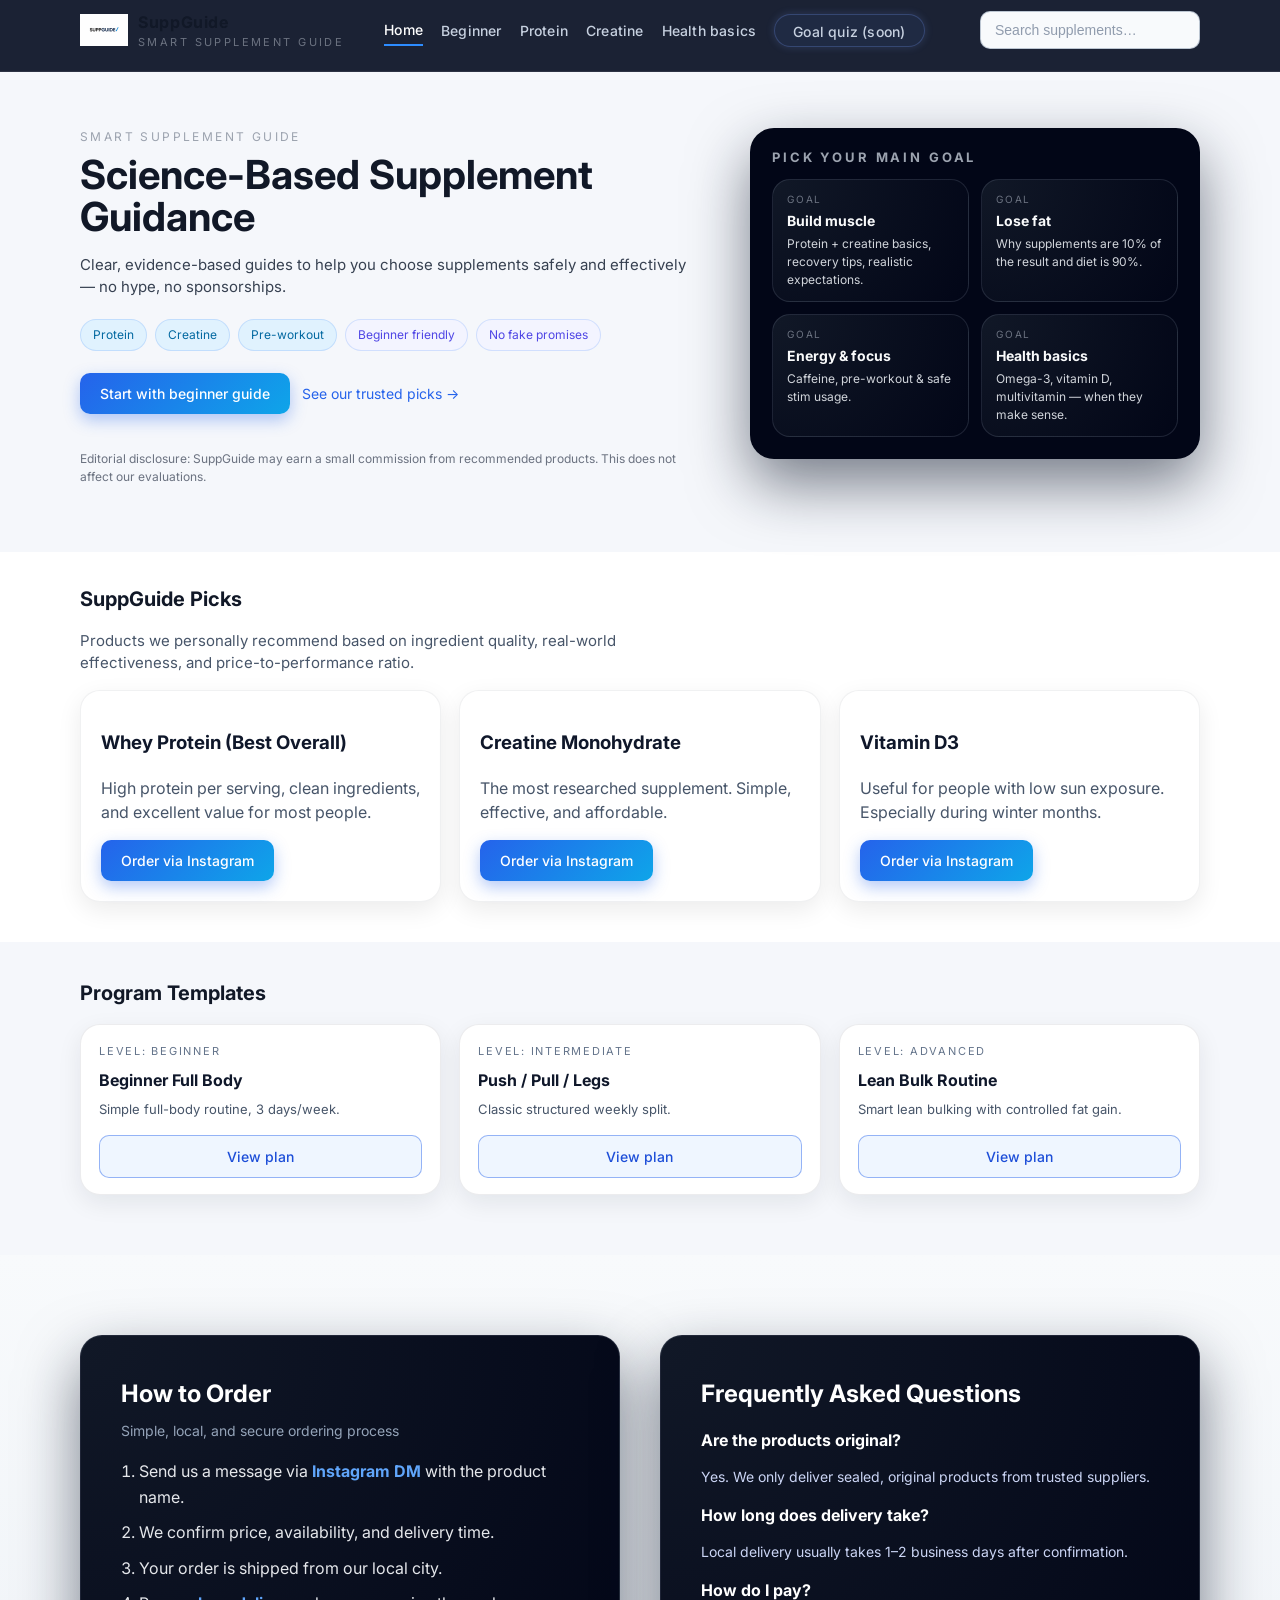
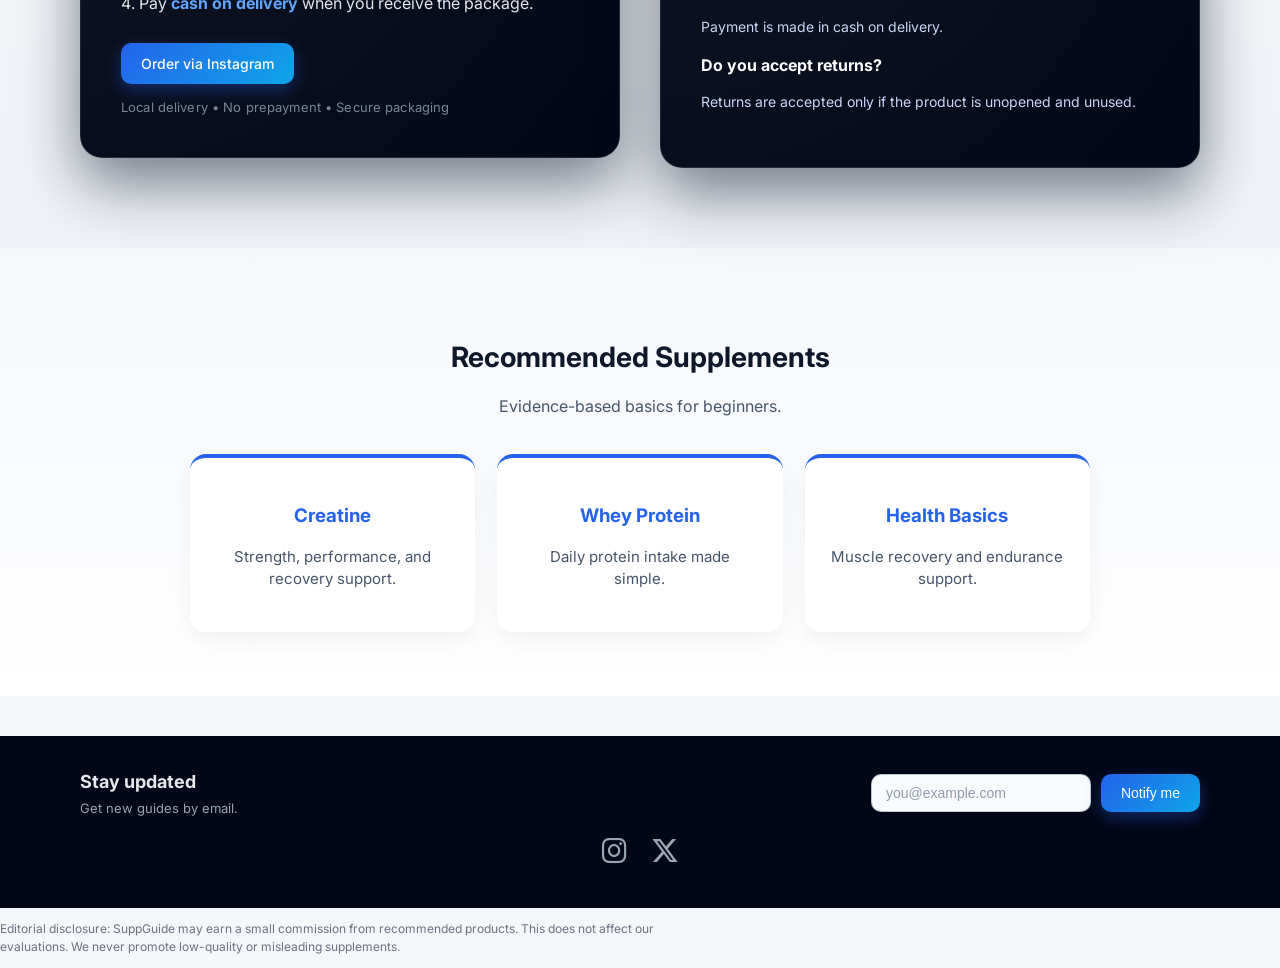
<file: index.html>
<!DOCTYPE html>
<html lang="en">
<head>
  <meta charset="UTF-8" />
  <meta name="viewport" content="width=device-width, initial-scale=1.0" />
  <title>SuppGuide – Smart & Evidence-Based Supplement Guide</title>

  <meta name="description" content="SuppGuide helps you choose the right supplements with clear, honest, evidence-based explanations. No hype. No fake promises." />

  <link rel="stylesheet" href="styles.css" />

  <link rel="preconnect" href="https://fonts.googleapis.com">
  <link rel="preconnect" href="https://fonts.gstatic.com" crossorigin>
  <link href="https://fonts.googleapis.com/css2?family=Inter:wght@400;500;600;700&display=swap" rel="stylesheet">

  <meta property="og:type" content="website">
  <meta property="og:site_name" content="SuppGuide">
  <meta property="og:title" content="SuppGuide – Smart Supplement Guide">
  <meta property="og:description" content="Evidence-based supplement guides. Simple, honest explanations without hype.">
  <meta property="og:image" content="https://yourwebsite.com/preview.png">
  <meta property="og:url" content="https://yourwebsite.com">

  <link rel="icon" type="image/png" href="logo.png">
<link
  rel="stylesheet"
  href="https://cdnjs.cloudflare.com/ajax/libs/font-awesome/6.5.1/css/all.min.css"
/>

</head>

<body>

  <!-- HEADER -->
  <header class="site-header">
    <div class="container header-inner">
      <a href="index.html" class="logo">
        <img src="logo.png" alt="SuppGuide logo" class="logo-image" />
        <div class="logo-text">
          <span class="logo-title">SuppGuide</span>
          <span class="logo-subtitle">SMART SUPPLEMENT GUIDE</span>
        </div>
      </a>

      <nav class="main-nav">
        <a href="index.html" class="nav-link nav-link--active">Home</a>
        <a href="beginner.html" class="nav-link">Beginner</a>
        <a href="protein.html" class="nav-link">Protein</a>
        <a href="creatine.html" class="nav-link">Creatine</a>
        <a href="health-basics.html" class="nav-link">Health basics</a>
        <a href="goal-quiz.html" class="nav-link nav-link--pill">Goal quiz (soon)</a>
      </nav>

<div class="header-search">
<input
  type="search"
  class="search-input"
  placeholder="Search supplements…"
  aria-label="Search supplements"
  autocomplete="off"
/>

  <div class="search-suggestions"></div>
</div>
</div>
</header>

  <!-- HERO -->
  <main>
    <section class="hero">
      <div class="container hero-inner">
        <div class="hero-content">

          <p class="eyebrow">SMART SUPPLEMENT GUIDE</p>

          <h1 class="hero-title">
  Science-Based Supplement Guidance
</h1>
        <p class="hero-subtitle">
  Clear, evidence-based guides to help you choose supplements safely and effectively — no hype, no sponsorships.
</p>


          <div class="hero-tags">
            <span class="tag">Protein</span>
            <span class="tag">Creatine</span>
            <span class="tag">Pre-workout</span>
            <span class="tag tag--soft">Beginner friendly</span>
            <span class="tag tag--soft">No fake promises</span>
          </div>

          <div class="hero-actions">
            <a href="beginner.html" class="btn btn-primary">Start with beginner guide</a>
            <a href="#picks" class="text-link">See our trusted picks →</a>
<p style="font-size:12px;color:#6b7280;max-width:700px;margin-top:24px;">
  Editorial disclosure: SuppGuide may earn a small commission from recommended products.
  This does not affect our evaluations.
</p>

          </div>

         
        </div>

        <!-- GOALS PANEL -->
        <aside class="goals-panel">
          <h2 class="goals-title">Pick your main goal</h2>

          <div class="goals-grid">

            <a href="beginner.html" class="goal-card">
              <p class="goal-label">GOAL</p>
              <h3 class="goal-title">Build muscle</h3>
              <p class="goal-text">Protein + creatine basics, recovery tips, realistic expectations.</p>
            </a>

            <a href="health-basics.html" class="goal-card">
              <p class="goal-label">GOAL</p>
              <h3 class="goal-title">Lose fat</h3>
              <p class="goal-text">Why supplements are 10% of the result and diet is 90%.</p>
            </a>

            <a href="creatine.html" class="goal-card">
              <p class="goal-label">GOAL</p>
              <h3 class="goal-title">Energy & focus</h3>
              <p class="goal-text">Caffeine, pre-workout & safe stim usage.</p>
            </a>

            <a href="health-basics.html" class="goal-card">
              <p class="goal-label">GOAL</p>
              <h3 class="goal-title">Health basics</h3>
              <p class="goal-text">Omega-3, vitamin D, multivitamin — when they make sense.</p>
            </a>

          </div>
        </aside>

      </div>
    </section>
<section class="content" id="picks">

  <div class="container">

    <h2 class="section-title">SuppGuide Picks</h2>
    <p style="max-width:600px;color:#475569;font-size:15px;">
      Products we personally recommend based on ingredient quality,
      real-world effectiveness, and price-to-performance ratio.
    </p>

    <div class="card-grid">

      <div class="info-card">
        <h3>Whey Protein (Best Overall)</h3>
        <p>
          High protein per serving, clean ingredients,
          and excellent value for most people.
        </p>
   <a href="https://instagram.com/suppguidehq/"
   class="btn btn-primary"
   target="_blank"
   rel="nofollow">
   Order via Instagram
</a>

      </div>

      <div class="info-card">
        <h3>Creatine Monohydrate</h3>
        <p>
          The most researched supplement.
          Simple, effective, and affordable.
        </p>
   <a href="https://instagram.com/suppguidehq/"
   class="btn btn-primary"
   target="_blank"
   rel="nofollow">
   Order via Instagram
</a>
</a>

      </div>

      <div class="info-card">
        <h3>Vitamin D3</h3>
        <p>
          Useful for people with low sun exposure.
          Especially during winter months.
        </p>
      <a href="https://instagram.com/suppguidehq/"
   class="btn btn-primary"
   target="_blank"
   rel="nofollow">
   Order via Instagram
</a>

  
</a>

      </div>

    </div>

  </div>
</section>

    <!-- PROGRAMS -->
    <section class="programs">
      <div class="container">
        <h2 class="section-title">Program Templates</h2>

        <div class="program-grid">

          <a href="beginner.html" class="program-card">
            <p class="program-level">LEVEL: BEGINNER</p>
            <h3 class="program-title">Beginner Full Body</h3>
            <p class="program-text">Simple full-body routine, 3 days/week.</p>
            <span class="btn btn-outline">View plan</span>
          </a>

          <a href="beginner.html" class="program-card">
            <p class="program-level">LEVEL: INTERMEDIATE</p>
            <h3 class="program-title">Push / Pull / Legs</h3>
            <p class="program-text">Classic structured weekly split.</p>
            <span class="btn btn-outline">View plan</span>
          </a>

          <a href="beginner.html" class="program-card">
            <p class="program-level">LEVEL: ADVANCED</p>
            <h3 class="program-title">Lean Bulk Routine</h3>
            <p class="program-text">Smart lean bulking with controlled fat gain.</p>
            <span class="btn btn-outline">View plan</span>
          </a>

        </div>
      </div>
    </section>
  </main>

  <!-- HEADER SCROLL SHADOW SCRIPT -->
  <script>
    const headerEl = document.querySelector('.site-header');

    window.addEventListener('scroll', () => {
      if (window.scrollY > 20) {
        headerEl.classList.add('is-scrolled');
      } else {
        headerEl.classList.remove('is-scrolled');
      }
    });
  </script>
<section class="how-faq-wrapper">
  <div class="container how-faq-grid">

    <!-- HOW TO ORDER -->
    <div class="order-card">
      <h2 class="section-title">How to Order</h2>
      <p class="section-subtitle">Simple, local, and secure ordering process</p>

      <ol class="order-steps">
        <li>Send us a message via <strong>Instagram DM</strong> with the product name.</li>
        <li>We confirm price, availability, and delivery time.</li>
        <li>Your order is shipped from our local city.</li>
        <li>Pay <strong>cash on delivery</strong> when you receive the package.</li>
      </ol>

      <a
        href="https://instagram.com/suppguidehq"
        class="btn btn-primary"
        target="_blank"
      >
        Order via Instagram
      </a>

      <p class="order-note">
        Local delivery • No prepayment • Secure packaging
      </p>
    </div>

    <!-- FAQ -->
    <div class="faq-card">
      <h2 class="section-title">Frequently Asked Questions</h2>

      <div class="faq-item">
        <strong>Are the products original?</strong>
        <p>Yes. We only deliver sealed, original products from trusted suppliers.</p>
      </div>

      <div class="faq-item">
        <strong>How long does delivery take?</strong>
        <p>Local delivery usually takes 1–2 business days after confirmation.</p>
      </div>

      <div class="faq-item">
        <strong>How do I pay?</strong>
        <p>Payment is made in cash on delivery.</p>
      </div>

      <div class="faq-item">
        <strong>Do you accept returns?</strong>
        <p>Returns are accepted only if the product is unopened and unused.</p>
      </div>
    </div>

  </div>
</section>
<section class="recommended">
  <h2>Recommended Supplements</h2>
  <p class="rec-sub">
    Evidence-based basics for beginners.
  </p>

  <div class="rec-grid">

    <a href="creatine.html" class="rec-card creatine">
      <h3>Creatine</h3>
      <p>Strength, performance, and recovery support.</p>
    </a>

    <a href="protein.html" class="rec-card protein">
      <h3>Whey Protein</h3>
      <p>Daily protein intake made simple.</p>
    </a>

    <a href="health-basics.html"class="rec-card protein">
      <h3>Health Basics</h3>
      <p>Muscle recovery and endurance support.</p>
    </a>

  </div>
</section>

  <!-- FOOTER -->
  <footer class="site-footer">
    <div class="container footer-inner">
      <div>
        <h2 class="footer-title">Stay updated</h2>
        <p class="footer-subtitle">Get new guides by email.</p>
      </div>

      <form class="footer-form">
        <input type="email" required class="footer-input" placeholder="you@example.com" />
        <button type="submit" class="btn btn-primary footer-btn">Notify me</button>
      </form>
    </div>

<div class="container footer-bottom">

 <div class="footer-social">
  <a href="https://www.instagram.com/suppguidehq" target="_blank" aria-label="Instagram">
    <i class="fa-brands fa-instagram"></i>
  </a>

  <a href="https://x.com/suppguidehq" target="_blank" aria-label="X">
    <i class="fa-brands fa-x-twitter"></i>
  </a>
</div>

   
 </div>
  </footer>
<p style="font-size:12px;color:#6b7280;max-width:700px;">
  Editorial disclosure: SuppGuide may earn a small commission from
  recommended products. This does not affect our evaluations.
  We never promote low-quality or misleading supplements.
</p>
<script>
  const searchInput = document.querySelector('.search-input');
  const suggestionBox = document.querySelector('.search-suggestions');

  const pages = [
    { label: 'Home', keywords: ['home'], url: 'index.html' },
    { label: 'Beginner', keywords: ['beginner'], url: 'beginner.html' },
    { label: 'Protein', keywords: ['protein', 'whey'], url: 'protein.html' },
    { label: 'Creatine', keywords: ['creatine'], url: 'creatine.html' },
    { label: 'Health basics', keywords: ['health', 'basics'], url: 'health-basics.html' }
  ];

  function showSuggestions(value) {
    suggestionBox.innerHTML = '';
    if (!value) {
      suggestionBox.style.display = 'none';
      return;
    }
const matches = pages.filter(page =>
  page.keywords.some(k => k.includes(value))
);

    if (matches.length === 0) {
      suggestionBox.style.display = 'none';
      return;
    }

    matches.forEach(match => {
      const div = document.createElement('div');
      div.className = 'search-suggestion';
      div.textContent = match.label;
      div.onclick = () => {
        window.location.href = match.url;
      };
      suggestionBox.appendChild(div);
    });

    suggestionBox.style.display = 'block';
  }

  searchInput.addEventListener('input', () => {
    const value = searchInput.value.toLowerCase().trim();
    showSuggestions(value);
  });

  searchInput.addEventListener('keydown', e => {
    if (e.key === 'Enter') {
      e.preventDefault();
      const value = searchInput.value.toLowerCase().trim();

      for (let page of pages) {
        if (page.keywords.some(k => k.includes(value))) {
          window.location.href = page.url;
          return;
        }
      }
    }
  });

  document.addEventListener('click', e => {
    if (!e.target.closest('.header-search')) {
      suggestionBox.style.display = 'none';
    }
  });
</script>
</file>
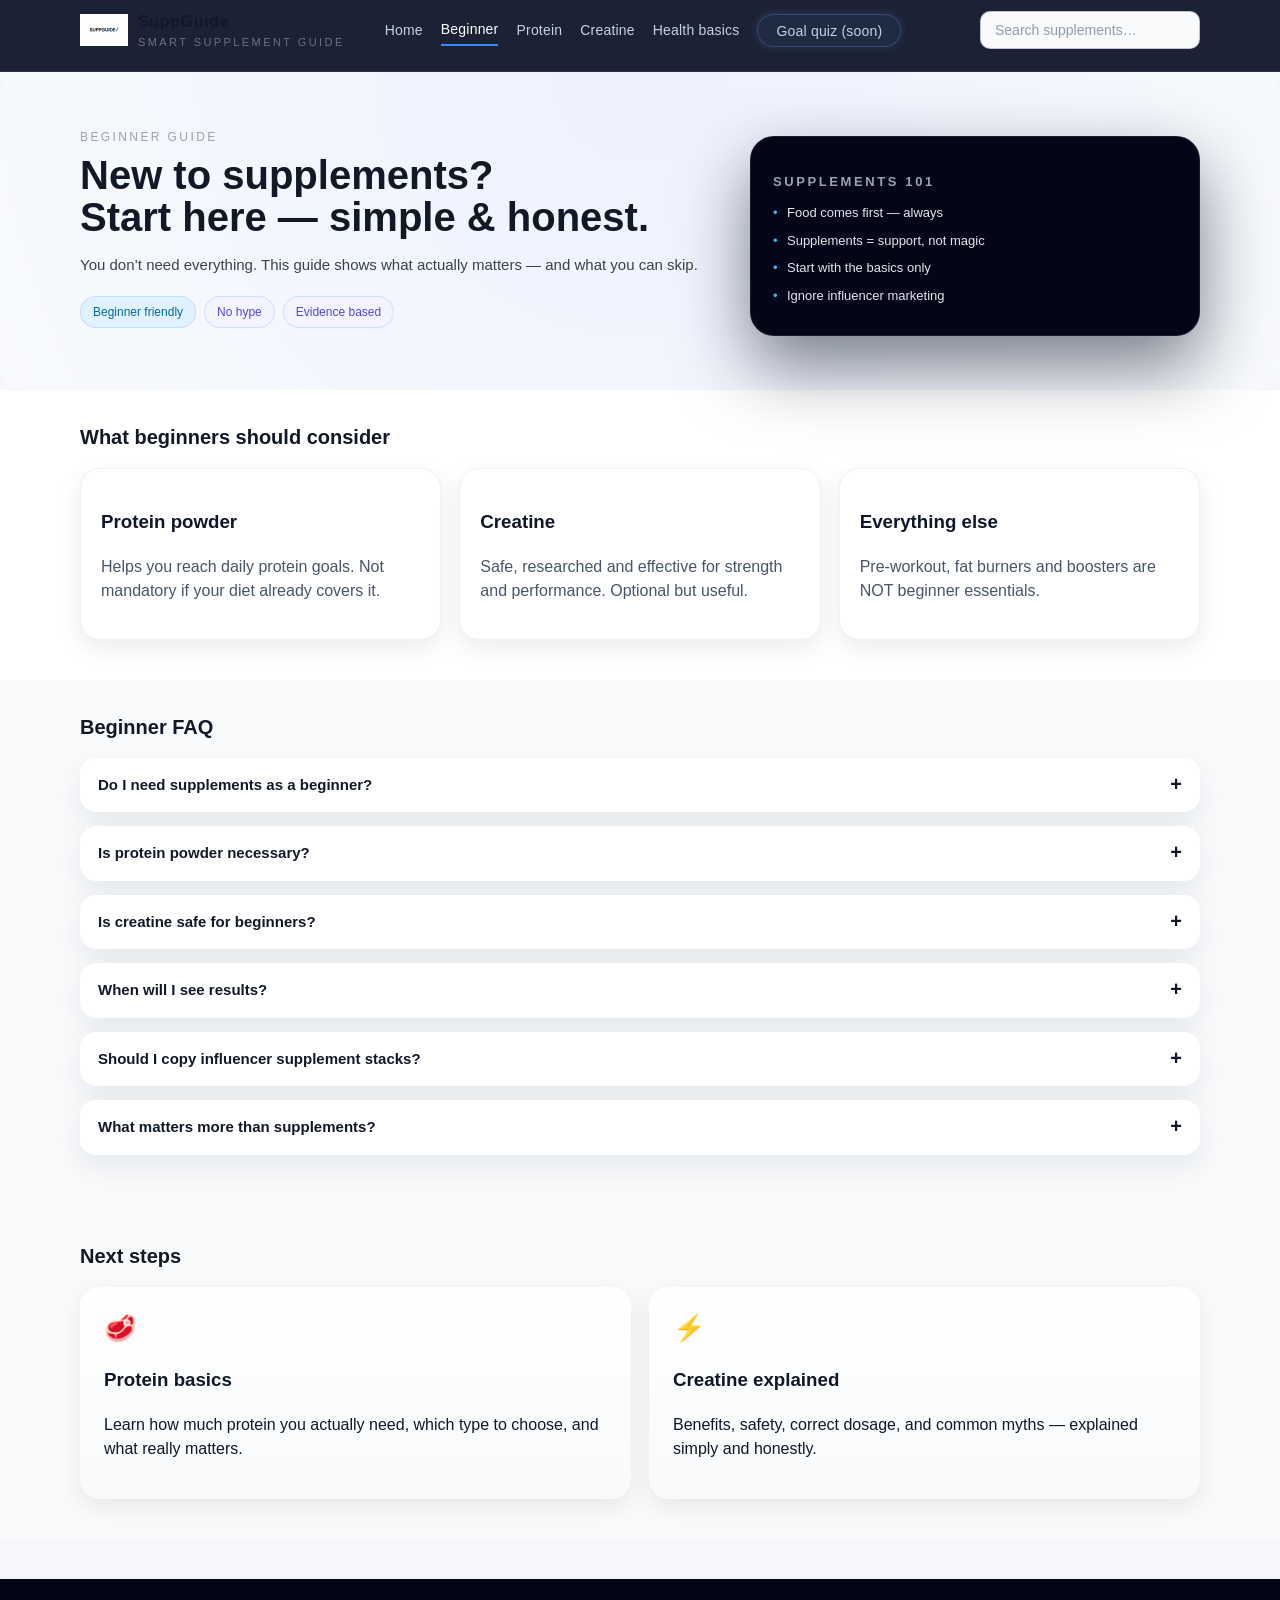
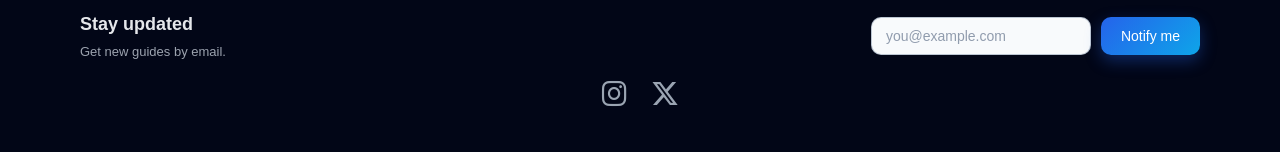
<file: beginner.html>
<!DOCTYPE html>
<html lang="en">
<head>
  <meta charset="UTF-8" />
  <meta name="viewport" content="width=device-width, initial-scale=1.0"/>
  <title>Beginner Supplement Guide (2025) – SuppGuide</title>
<meta name="description" content="New to supplements? This beginner-friendly guide explains what actually matters, which supplements to skip, and how to start safely without hype." />

  <link rel="stylesheet" href="styles.css"/>
<!-- Open Graph / Social Preview -->
<meta property="og:type" content="website">
<meta property="og:site_name" content="SuppGuide">
<meta property="og:title" content="SuppGuide – Smart Supplement Guide">
<meta property="og:description" content="Evidence-based supplement guides. Simple, honest explanations without hype.">
<meta property="og:image" content="https://yourwebsite.com/preview.png">
<meta property="og:url" content="https://yourwebsite.com">
<link rel="icon" type="image/png" href="logo.png">

</head>

<body>
  <!-- HEADER -->
  <header class="site-header">
    <div class="container header-inner">
      <a href="index.html" class="logo">
        <img src="logo.png" class="logo-image" alt="SuppGuide logo"/>
        <div class="logo-text">
          <span class="logo-title">SuppGuide</span>
          <span class="logo-subtitle">SMART SUPPLEMENT GUIDE</span>
        </div>
      </a>

      <!-- NAVIGATION -->
      <nav class="main-nav">
        <a href="index.html" class="nav-link">Home</a>
        <a href="beginner.html" class="nav-link nav-link--active">Beginner</a>
        <a href="protein.html" class="nav-link">Protein</a>
        <a href="creatine.html" class="nav-link">Creatine</a>
        <a href="health-basics.html" class="nav-link">Health basics</a>
        <a href="goal-quiz.html" class="nav-link nav-link--pill">Goal quiz (soon)</a>
            
  </nav>

      <div class="header-search">
  <input
    type="search"
    class="search-input"
    placeholder="Search supplements…"
    aria-label="Search supplements"
    autocomplete="off"
  />
  <div class="search-suggestions"></div>
</div>
      </form>
    </div>
<link rel="stylesheet" href="https://cdnjs.cloudflare.com/ajax/libs/font-awesome/6.5.1/css/all.min.css">
 </header>

  <!-- HERO -->
  <main>
    <section class="hero hero--beginner">
      <div class="container hero-inner">
        <div class="hero-content">
          <p class="eyebrow">BEGINNER GUIDE</p>
          <h1 class="hero-title">
            New to supplements?<br/>
            Start here — simple & honest.
          </h1>
          <p class="hero-subtitle">
            You don’t need everything.
            This guide shows what actually matters — and what you can skip.
          </p>

          <div class="hero-tags">
            <span class="tag">Beginner friendly</span>
            <span class="tag tag--soft">No hype</span>
            <span class="tag tag--soft">Evidence based</span>
          </div>
        </div>

        <aside class="info-panel">
          <h3 class="info-title">Supplements 101</h3>
          <ul class="info-list">
            <li>Food comes first — always</li>
            <li>Supplements = support, not magic</li>
            <li>Start with the basics only</li>
            <li>Ignore influencer marketing</li>
          </ul>
        </aside>
      </div>
    </section>

    <!-- WHAT TO TAKE -->
    <section class="content">
      <div class="container">
        <h2 class="section-title">What beginners should consider</h2>

        <div class="card-grid">
          <div class="info-card">
            <h3>Protein powder</h3>
            <p>
              Helps you reach daily protein goals.
              Not mandatory if your diet already covers it.
            </p>
          </div>

          <div class="info-card">
            <h3>Creatine</h3>
            <p>
              Safe, researched and effective for strength and performance.
              Optional but useful.
            </p>
          </div>

          <div class="info-card">
            <h3>Everything else</h3>
            <p>
              Pre-workout, fat burners and boosters are NOT beginner essentials.
            </p>
          </div>
        </div>
      </div>
    </section>
    <!-- BURAYA SONRA FAQ EKLEYEBİLİRSİN -->
<!-- FAQ ACCORDION -->
<section class="content">
  <div class="container">
    <h2 class="section-title">Beginner FAQ</h2>

    <div class="faq">
      <details>
        <summary>Do I need supplements as a beginner?</summary>
        <p>
          No. Supplements are optional. Training consistency, sleep,
          and proper nutrition matter far more than any supplement.
        </p>
      </details>

      <details>
        <summary>Is protein powder necessary?</summary>
        <p>
          Only if you struggle to meet your daily protein intake with whole food.
          Protein powder is a convenience tool, not a requirement.
        </p>
      </details>

      <details>
        <summary>Is creatine safe for beginners?</summary>
        <p>
          Yes. Creatine is one of the most researched supplements in the world
          and is considered safe for healthy individuals.
        </p>
      </details>

      <details>
        <summary>When will I see results?</summary>
        <p>
          Visible results usually take weeks or months.
          Supplements do not speed this up if fundamentals are weak.
        </p>
      </details>

      <details>
        <summary>Should I copy influencer supplement stacks?</summary>
        <p>
          No. Most influencer stacks are marketing-based.
          Beginners rarely need more than basic supplements.
        </p>
      </details>

      <details>
        <summary>What matters more than supplements?</summary>
        <p>
          Consistent training, enough calories, sufficient protein,
          quality sleep, hydration, and patience.
        </p>
      </details>
    </div>
  </div>
</section>
    
<!--
    <section class="content">
      FAQ içeriklerin burada olacak...
    </section>
    -->
  </main>
<!-- NEXT STEPS -->
<section class="content next-steps">
  <div class="container">
    <h2 class="section-title">Next steps</h2>

    <div class="card-grid">
      <a href="protein.html" class="next-card">
        <span class="next-icon">🥩</span>
        <h3>Protein basics</h3>
        <p>
          Learn how much protein you actually need,
          which type to choose, and what really matters.
        </p>
      </a>

      <a href="creatine.html" class="next-card">
        <span class="next-icon">⚡</span>
        <h3>Creatine explained</h3>
        <p>
          Benefits, safety, correct dosage, and common myths —
          explained simply and honestly.
        </p>
      </a>
    </div>
  </div>
</section>

  <!-- FOOTER -->
  <footer class="site-footer">
    <div class="container footer-inner">
      <div>
        <h2 class="footer-title">Stay updated</h2>
        <p class="footer-subtitle">Get new guides by email.</p>
      </div>

      <form class="footer-form">
        <input type="email" required class="footer-input" placeholder="you@example.com" />
        <button type="submit" class="btn btn-primary footer-btn">Notify me</button>
      </form>
    </div>

<div class="container footer-bottom">

 <div class="footer-social">
  <a href="https://www.instagram.com/suppguidehq" target="_blank" aria-label="Instagram">
    <i class="fa-brands fa-instagram"></i>
  </a>

  <a href="https://x.com/suppguidehq" target="_blank" aria-label="X">
    <i class="fa-brands fa-x-twitter"></i>
  </a>
</div>

   
 </div>
  </footer>
<script src="search.js"></script>

</body>
</html>
</file>
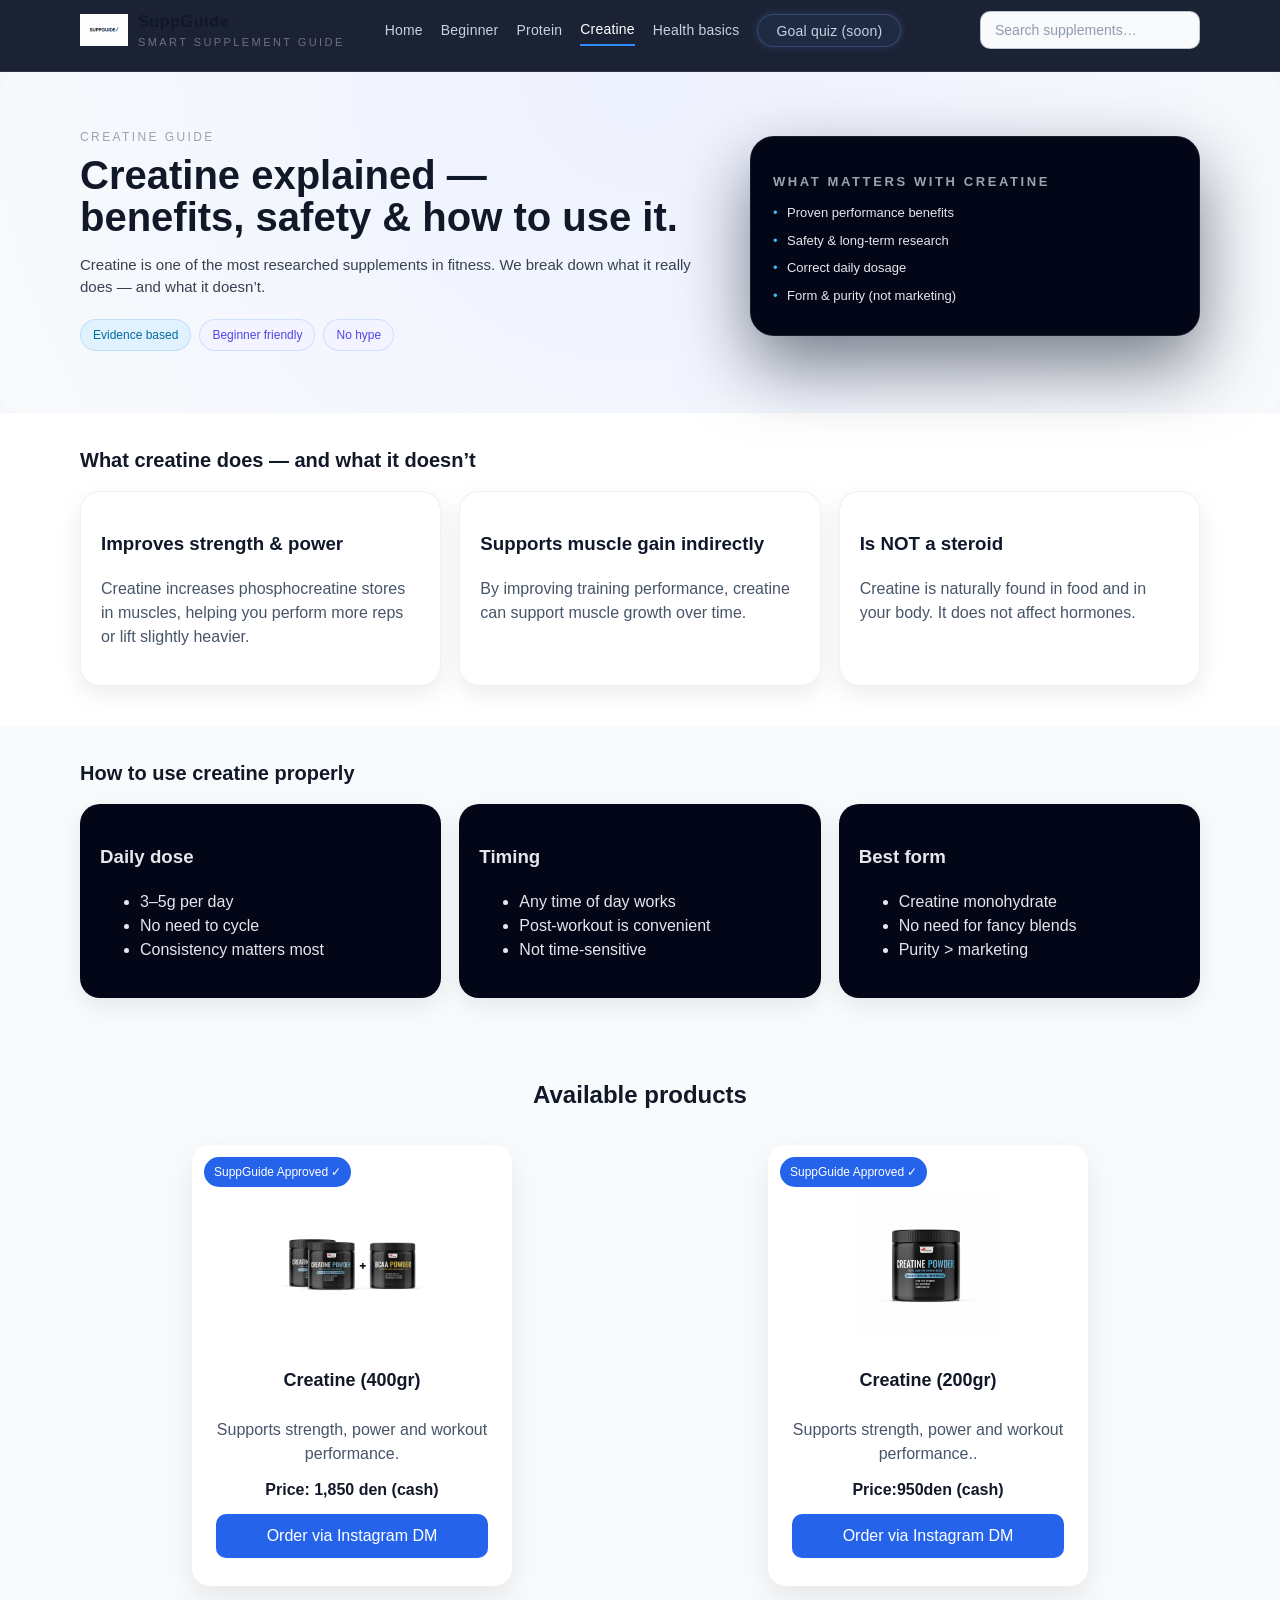
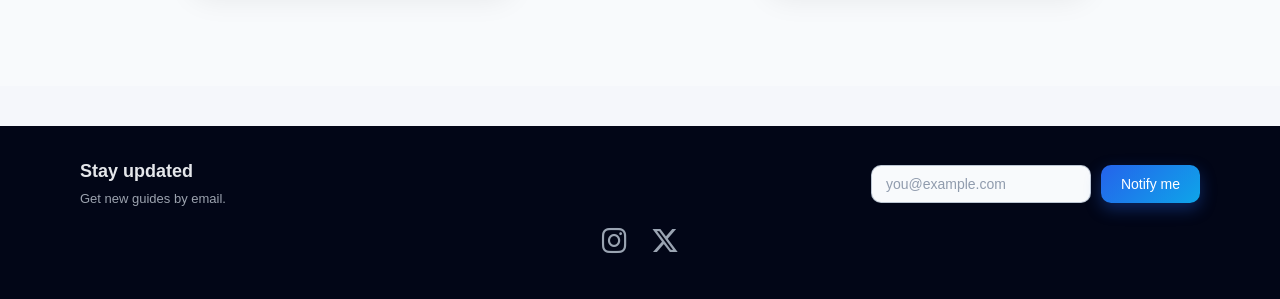
<file: creatine.html>
<!DOCTYPE html>
<html lang="en">
<head>
  <meta charset="UTF-8" />
  <meta name="viewport" content="width=device-width, initial-scale=1.0"/>
  <title>Creatine Guide – Benefits, Safety & How to Use It | SuppGuide</title>
<meta name="description" content="Creatine explained simply: benefits, safety, correct dosage and common myths. Evidence-based and beginner-friendly." />

  <link rel="stylesheet" href="styles.css"/>
<!-- Open Graph / Social Preview -->
<meta property="og:type" content="website">
<meta property="og:site_name" content="SuppGuide">
<meta property="og:title" content="SuppGuide – Smart Supplement Guide">
<meta property="og:description" content="Evidence-based supplement guides. Simple, honest explanations without hype.">
<meta property="og:image" content="https://yourwebsite.com/preview.png">
<meta property="og:url" content="https://yourwebsite.com">
<link rel="icon" type="image/png" href="logo.png">

</head>

<body>
  <!-- HEADER -->
  <header class="site-header">
    <div class="container header-inner">
      <a href="index.html" class="logo">
        <img src="logo.png" class="logo-image" alt="SuppGuide logo"/>
        <div class="logo-text">
          <span class="logo-title">SuppGuide</span>
          <span class="logo-subtitle">SMART SUPPLEMENT GUIDE</span>
        </div>
      </a>
<nav class="main-nav">
  <a href="index.html" class="nav-link">Home</a>
  <a href="beginner.html" class="nav-link">Beginner</a>
  <a href="protein.html" class="nav-link">Protein</a>
  <a href="creatine.html" class="nav-link nav-link--active">Creatine</a>
  <a href="health-basics.html" class="nav-link">Health basics</a>
  <a href="goal-quiz.html" class="nav-link nav-link--pill">Goal quiz (soon)</a>

</nav>

<div class="header-search">
  <input
    type="search"
    class="search-input"
    placeholder="Search supplements…"
    aria-label="Search supplements"
    autocomplete="off"
  />
  <div class="search-suggestions"></div>
</div>

      </form>
    </div>
<link rel="stylesheet" href="https://cdnjs.cloudflare.com/ajax/libs/font-awesome/6.5.1/css/all.min.css">
  
</header>

  <!-- HERO -->
  <main>
    <section class="hero hero--creatine">
      <div class="container hero-inner">
        <div class="hero-content">
          <p class="eyebrow">CREATINE GUIDE</p>
          <h1 class="hero-title">
            Creatine explained —<br/>
            benefits, safety & how to use it.
          </h1>
          <p class="hero-subtitle">
            Creatine is one of the most researched supplements in fitness.
            We break down what it really does — and what it doesn’t.
          </p>

          <div class="hero-tags">
            <span class="tag">Evidence based</span>
            <span class="tag tag--soft">Beginner friendly</span>
            <span class="tag tag--soft">No hype</span>
          </div>
        </div>

        <!-- INFO PANEL -->
        <aside class="info-panel">
          <h3 class="info-title">What matters with creatine</h3>
          <ul class="info-list">
            <li>Proven performance benefits</li>
            <li>Safety & long-term research</li>
            <li>Correct daily dosage</li>
            <li>Form & purity (not marketing)</li>
          </ul>
        </aside>
      </div>
    </section>

    <!-- WHAT CREATINE DOES -->
    <section class="content">
      <div class="container">
        <h2 class="section-title">What creatine does — and what it doesn’t</h2>

        <div class="card-grid">
          <div class="info-card">
            <h3>Improves strength & power</h3>
            <p>
              Creatine increases phosphocreatine stores in muscles,
              helping you perform more reps or lift slightly heavier.
            </p>
          </div>

          <div class="info-card">
            <h3>Supports muscle gain indirectly</h3>
            <p>
              By improving training performance,
              creatine can support muscle growth over time.
            </p>
          </div>

          <div class="info-card">
            <h3>Is NOT a steroid</h3>
            <p>
              Creatine is naturally found in food and in your body.
              It does not affect hormones.
            </p>
          </div>
        </div>
      </div>
    </section>

    <!-- HOW TO USE -->
    <section class="content">
      <div class="container">
        <h2 class="section-title">How to use creatine properly</h2>

        <div class="dark-card-grid">
          <div class="dark-card">
            <h3>Daily dose</h3>
            <ul>
              <li>3–5g per day</li>
              <li>No need to cycle</li>
              <li>Consistency matters most</li>
            </ul>
          </div>

          <div class="dark-card">
            <h3>Timing</h3>
            <ul>
              <li>Any time of day works</li>
              <li>Post-workout is convenient</li>
              <li>Not time-sensitive</li>
            </ul>
          </div>

          <div class="dark-card">
            <h3>Best form</h3>
            <ul>
              <li>Creatine monohydrate</li>
              <li>No need for fancy blends</li>
              <li>Purity > marketing</li>
            </ul>
          </div>
        </div>
    <!-- PRODUCT CARD BURADA KALIYOR -->
<section class="available-products">
  <h2 class="products-title">Available products</h2>

  <div class="products-grid">

    <!-- CHOCOLATE -->
    <div class="product-box">
      <span class="badge">SuppGuide Approved ✓</span>
      <img src="creatine1+1.png" alt="Creatine1+1" class="product-img">
      <h3>Creatine (400gr)</h3>

      <p>Supports strength, power and workout performance.</p>
      <strong>Price: 1,850 den (cash)</strong>

      <a href="https://www.instagram.com/suppguidehq/" target="_blank" class="order-btn">
        Order via Instagram DM
      </a>
    </div>

    <!-- VANILLA -->
    <div class="product-box">
      <span class="badge">SuppGuide Approved ✓</span>
      <img src="creatinee.png" alt="Creatine" class="product-img">
     <h3>Creatine (200gr)</h3>

      <p>Supports strength, power and workout performance..</p>
      <strong>Price:950den (cash)</strong>

      <a href="https://www.instagram.com/suppguidehq/" target="_blank" class="order-btn">
        Order via Instagram DM
      </a>
    </div>

  </div>
</section>
</main>
  <!-- FOOTER -->
  <footer class="site-footer">
    <div class="container footer-inner">
      <div>
        <h2 class="footer-title">Stay updated</h2>
        <p class="footer-subtitle">Get new guides by email.</p>
      </div>

      <form class="footer-form">
        <input type="email" required class="footer-input" placeholder="you@example.com" />
        <button type="submit" class="btn btn-primary footer-btn">Notify me</button>
      </form>
    </div>

<div class="container footer-bottom">

 <div class="footer-social">
  <a href="https://www.instagram.com/suppguidehq" target="_blank" aria-label="Instagram">
    <i class="fa-brands fa-instagram"></i>
  </a>

  <a href="https://x.com/suppguidehq" target="_blank" aria-label="X">
    <i class="fa-brands fa-x-twitter"></i>
  </a>
</div>

   
 </div>
  </footer>
<script src="search.js"></script>

</body>

</html>
</file>
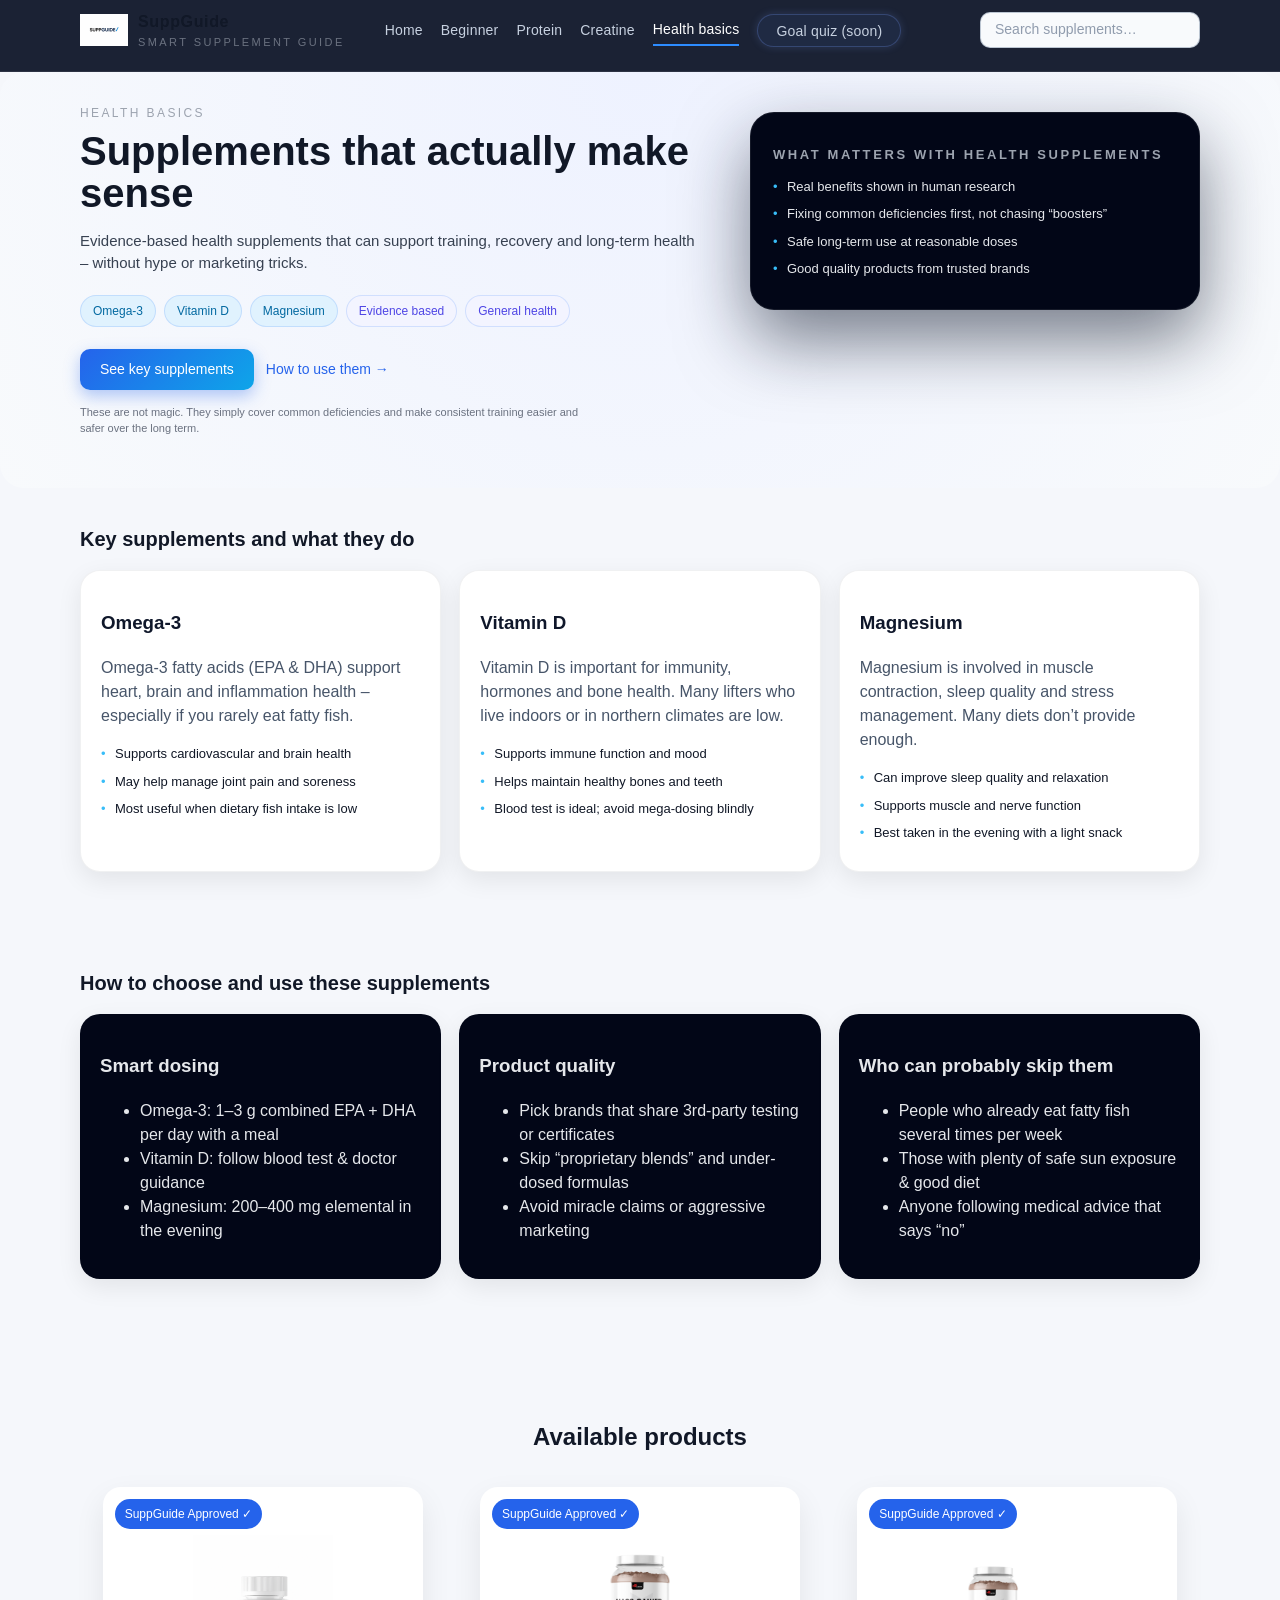
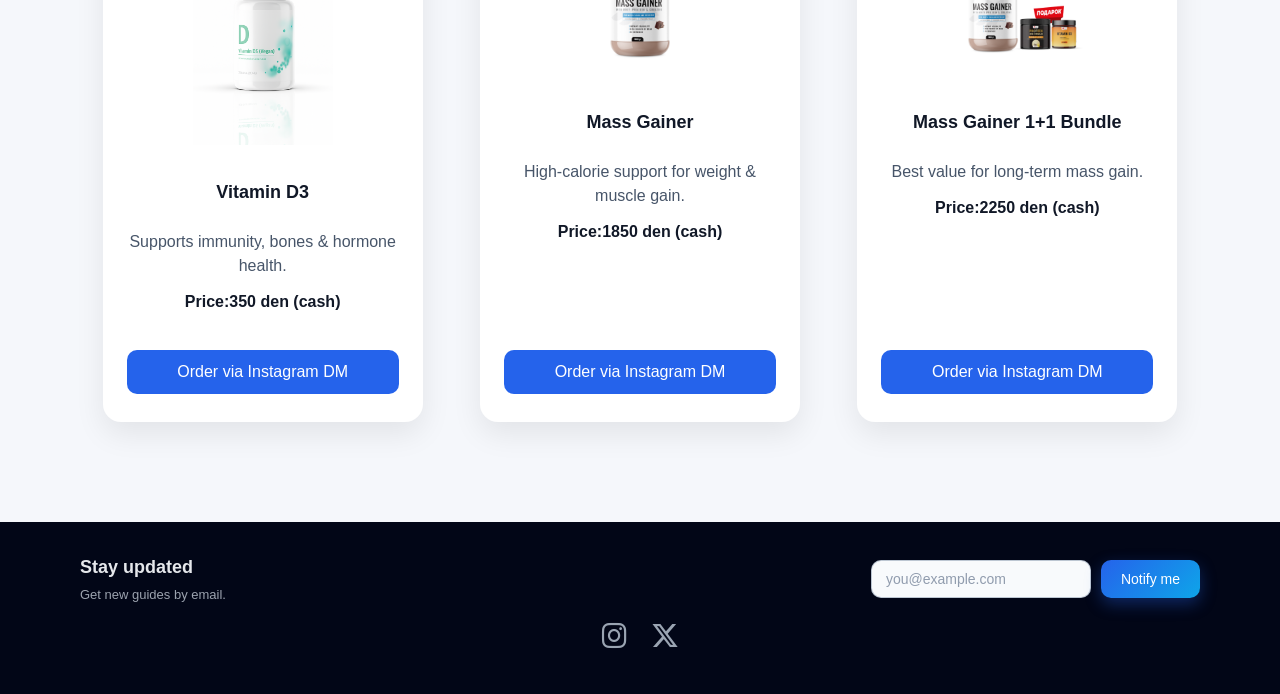
<file: health-basics.html>
<!DOCTYPE html>
<html lang="en">
<head>
  <meta charset="UTF-8" />
  <meta name="viewport" content="width=device-width, initial-scale=1.0" />
 <title>Health Supplements That Make Sense – Evidence-Based Guide | SuppGuide</title>
<meta name="description" content="Omega-3, vitamin D, magnesium and other health supplements explained clearly. Learn what makes sense and what to skip." />

  <link rel="stylesheet" href="styles.css" />
<!-- Open Graph / Social Preview -->
<meta property="og:type" content="website">
<meta property="og:site_name" content="SuppGuide">
<meta property="og:title" content="SuppGuide – Smart Supplement Guide">
<meta property="og:description" content="Evidence-based supplement guides. Simple, honest explanations without hype.">
<meta property="og:image" content="https://yourwebsite.com/preview.png">
<meta property="og:url" content="https://yourwebsite.com">
  <link rel="stylesheet" href="https://cdnjs.cloudflare.com/ajax/libs/font-awesome/6.5.1/css/all.min.css">
</head>
<body class="health-basics-page">
  <!-- HEADER -->
<header class="site-header">
  <div class="container header-inner">

    <!-- LOGO -->
    <a href="index.html" class="logo">
      <img src="logo.png" alt="SuppGuide logo" class="logo-image" />
      <span class="logo-text">
        <span class="logo-title">SuppGuide</span>
        <span class="logo-subtitle">SMART SUPPLEMENT GUIDE</span>
      </span>
    </a>

    <!-- NAV -->
    <nav class="main-nav">
      <a href="index.html" class="nav-link">Home</a>
      <a href="beginner.html" class="nav-link">Beginner</a>
      <a href="protein.html" class="nav-link">Protein</a>
      <a href="creatine.html" class="nav-link">Creatine</a>
      <a href="health-basics.html" class="nav-link nav-link--active">Health basics</a>
      <a href="goal-quiz.html" class="nav-link nav-link--pill">Goal quiz (soon)</a>
    </nav>

    <!-- SEARCH (SADECE BU) -->
    <div class="header-search">
      <input
        type="search"
        class="search-input"
        placeholder="Search supplements…"
        aria-label="Search supplements"
        autocomplete="off"
      />
      <div class="search-suggestions"></div>
    </div>

  </div>
</header>
  <!-- HERO -->
  <main>
    <section class="hero hero--beginner">
      <div class="container hero-inner">
        <!-- Left side -->
        <div class="hero-content">
          <p class="eyebrow">HEALTH BASICS</p>
          <h1 class="hero-title">
            Supplements that actually make sense
          </h1>
          <p class="hero-subtitle">
            Evidence-based health supplements that can support training,
            recovery and long-term health – without hype or marketing tricks.
          </p>

          <div class="hero-tags">
            <span class="tag">Omega-3</span>
            <span class="tag">Vitamin D</span>
            <span class="tag">Magnesium</span>
            <span class="tag tag--soft">Evidence based</span>
            <span class="tag tag--soft">General health</span>
          </div>

          <div class="hero-actions">
            <a href="#key-supplements" class="btn btn-primary">
              See key supplements
            </a>
            <a href="#how-to-use" class="text-link">
              How to use them →
            </a>
          </div>

          <p class="hero-note">
            These are not magic. They simply cover common deficiencies and
            make consistent training easier and safer over the long term.
          </p>
        </div>

        <!-- Right side panel -->
        <aside class="info-panel">
          <h2 class="info-title">What matters with health supplements</h2>
          <ul class="info-list">
            <li>Real benefits shown in human research</li>
            <li>Fixing common deficiencies first, not chasing “boosters”</li>
            <li>Safe long-term use at reasonable doses</li>
            <li>Good quality products from trusted brands</li>
          </ul>
        </aside>
      </div>
    </section>

    <!-- KEY SUPPLEMENTS -->
    <section class="programs" id="key-supplements">
      <div class="container">
        <h2 class="section-title">Key supplements and what they do</h2>

        <div class="card-grid">
          <!-- Omega-3 -->
          <article class="info-card">
            <h3>Omega-3</h3>
            <p>
              Omega-3 fatty acids (EPA &amp; DHA) support heart, brain and
              inflammation health – especially if you rarely eat fatty fish.
            </p>
            <ul class="info-list">
              <li>Supports cardiovascular and brain health</li>
              <li>May help manage joint pain and soreness</li>
              <li>Most useful when dietary fish intake is low</li>
            </ul>
          </article>

          <!-- Vitamin D -->
          <article class="info-card">
            <h3>Vitamin D</h3>
            <p>
              Vitamin D is important for immunity, hormones and bone health.
              Many lifters who live indoors or in northern climates are low.
            </p>
            <ul class="info-list">
              <li>Supports immune function and mood</li>
              <li>Helps maintain healthy bones and teeth</li>
              <li>Blood test is ideal; avoid mega-dosing blindly</li>
            </ul>
          </article>

          <!-- Magnesium -->
          <article class="info-card">
            <h3>Magnesium</h3>
            <p>
              Magnesium is involved in muscle contraction, sleep quality and
              stress management. Many diets don’t provide enough.
            </p>
            <ul class="info-list">
              <li>Can improve sleep quality and relaxation</li>
              <li>Supports muscle and nerve function</li>
              <li>Best taken in the evening with a light snack</li>
            </ul>
          </article>
        </div>
      </div>
    </section>

    <!-- HOW TO USE THEM -->
    <section class="programs" id="how-to-use">
      <div class="container">
        <h2 class="section-title">How to choose and use these supplements</h2>

        <div class="dark-card-grid">
          <!-- Dosing -->
          <article class="dark-card">
            <h3>Smart dosing</h3>
            <ul>
              <li>Omega-3: 1–3 g combined EPA + DHA per day with a meal</li>
              <li>Vitamin D: follow blood test &amp; doctor guidance</li>
              <li>Magnesium: 200–400 mg elemental in the evening</li>
            </ul>
          </article>

          <!-- Quality -->
          <article class="dark-card">
            <h3>Product quality</h3>
            <ul>
              <li>Pick brands that share 3rd-party testing or certificates</li>
              <li>Skip “proprietary blends” and under-dosed formulas</li>
              <li>Avoid miracle claims or aggressive marketing</li>
            </ul>
          </article>

          <!-- Who can skip -->
          <article class="dark-card">
            <h3>Who can probably skip them</h3>
            <ul>
              <li>People who already eat fatty fish several times per week</li>
              <li>Those with plenty of safe sun exposure &amp; good diet</li>
              <li>Anyone following medical advice that says “no”</li>
            </ul>
          </article>
        </div>
      </div>
    </section>
  <!-- FOOTER -->
<section class="available-products">
  <h2 class="products-title">Available products</h2>

  <div class="products-center">

    <!-- D3 -->
    <div class="product-box">
      <span class="badge">SuppGuide Approved ✓</span>
      <img src="d3.png" alt="Vitamin D3" class="product-img">
      <h3>Vitamin D3</h3>
      <p>Supports immunity, bones & hormone health.</p>
      <strong>Price:350 den (cash)</strong><br>
      <a href="https://www.instagram.com/suppguidehq/" target="_blank">
        Order via Instagram DM
      </a>
    </div>

    <!-- Mass Gainer -->
    <div class="product-box">
      <span class="badge">SuppGuide Approved ✓</span>
      <img src="mass.png" alt="Mass Gainer" class="product-img">
      <h3>Mass Gainer</h3>
      <p>High-calorie support for weight & muscle gain.</p>
      <strong>Price:1850 den (cash)</strong><br>
      <a href="https://www.instagram.com/suppguidehq/" target="_blank">
        Order via Instagram DM
      </a>
    </div>

    <!-- Mass 1+1 -->
    <div class="product-box">
      <span class="badge">SuppGuide Approved ✓</span>
      <img src="mass1+1.png" alt="Mass Gainer 1+1" class="product-img">
      <h3>Mass Gainer 1+1 Bundle</h3>
      <p>Best value for long-term mass gain.</p>
      <strong>Price:2250 den (cash)</strong><br>
      <a href="https://www.instagram.com/suppguidehq/" target="_blank">
        Order via Instagram DM
      </a>
    </div>

  </div>
</section>
    
<footer class="site-footer">
    <div class="container footer-inner">
      <div>
        <h2 class="footer-title">Stay updated</h2>
        <p class="footer-subtitle">Get new guides by email.</p>
      </div>

      <form class="footer-form">
        <input type="email" required class="footer-input" placeholder="you@example.com" />
        <button type="submit" class="btn btn-primary footer-btn">Notify me</button>
      </form>
    </div>

<div class="container footer-bottom">

 <div class="footer-social">
  <a href="https://www.instagram.com/suppguidehq" target="_blank" aria-label="Instagram">
    <i class="fa-brands fa-instagram"></i>
  </a>

  <a href="https://x.com/suppguidehq" target="_blank" aria-label="X">
    <i class="fa-brands fa-x-twitter"></i>
  </a>
</div>

   
 </div>
  </footer>
<script src="search.js"></script>

</body>


</html>
</file>
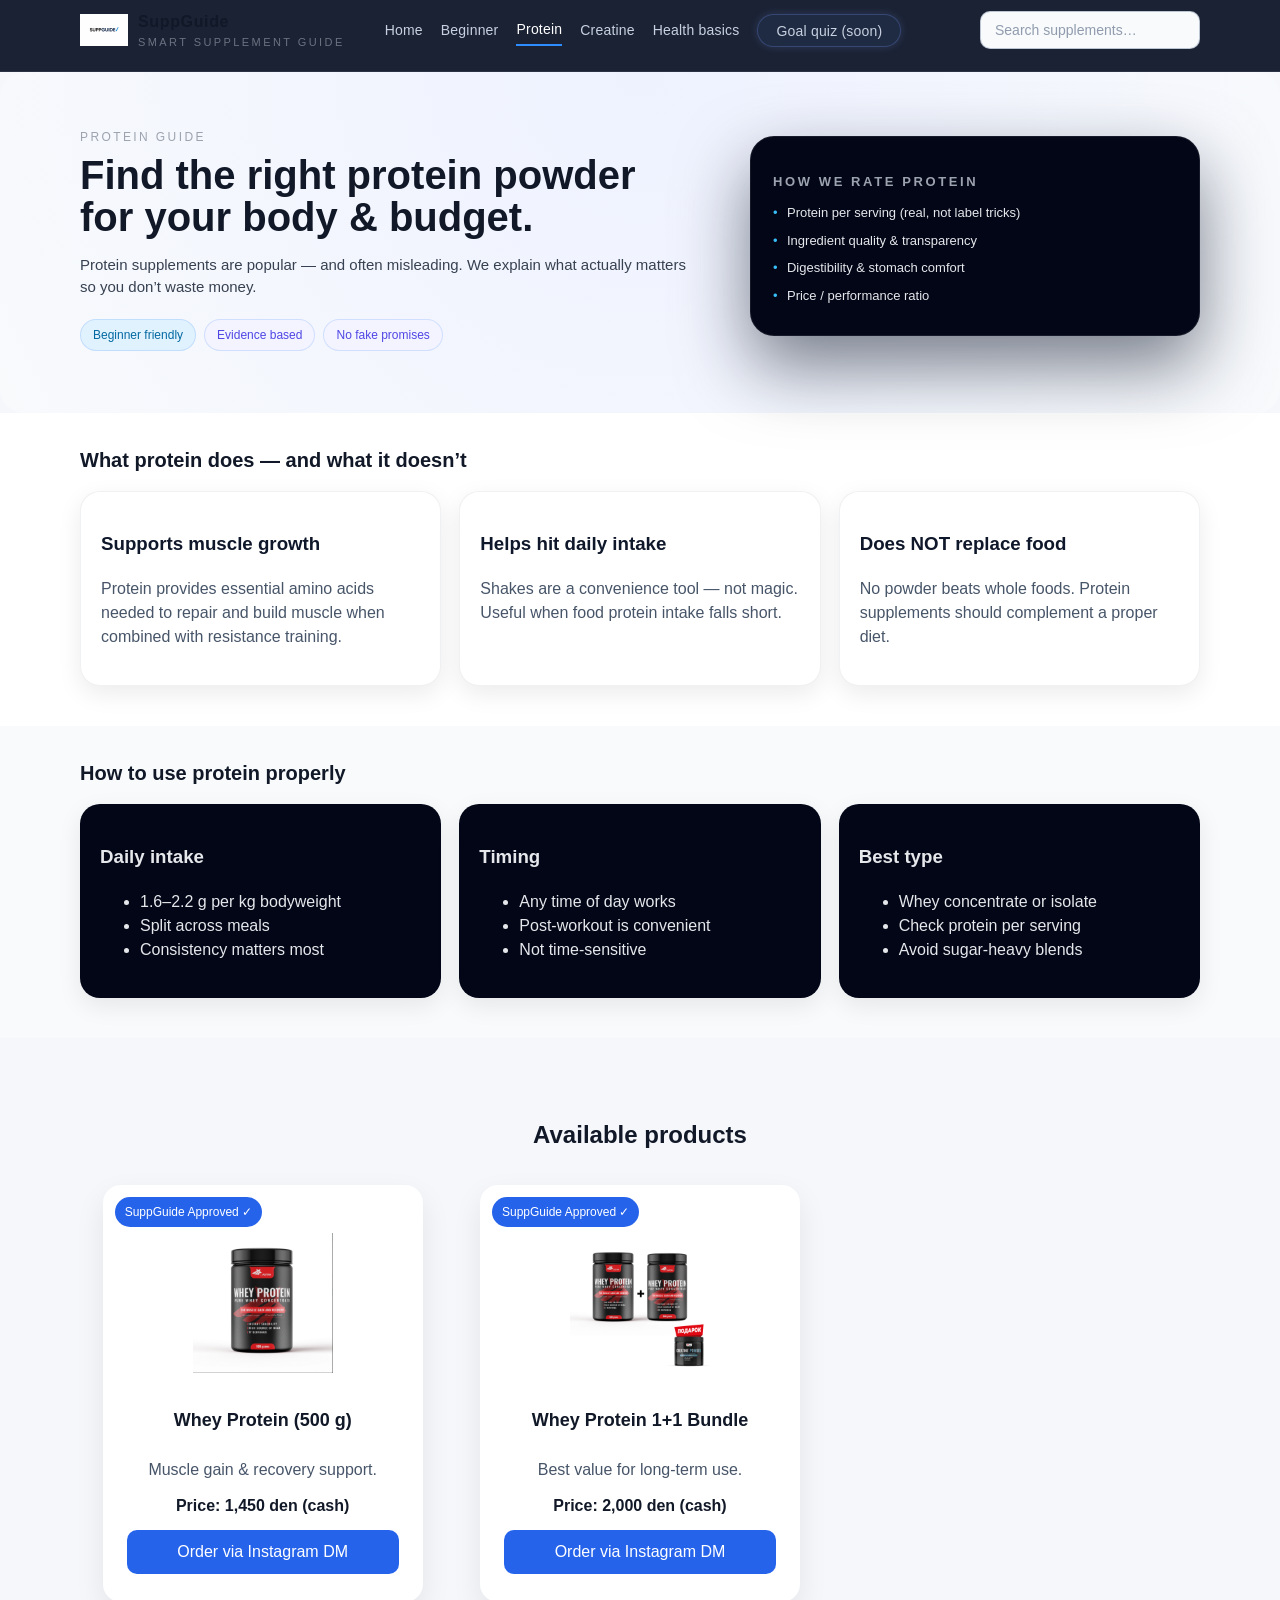
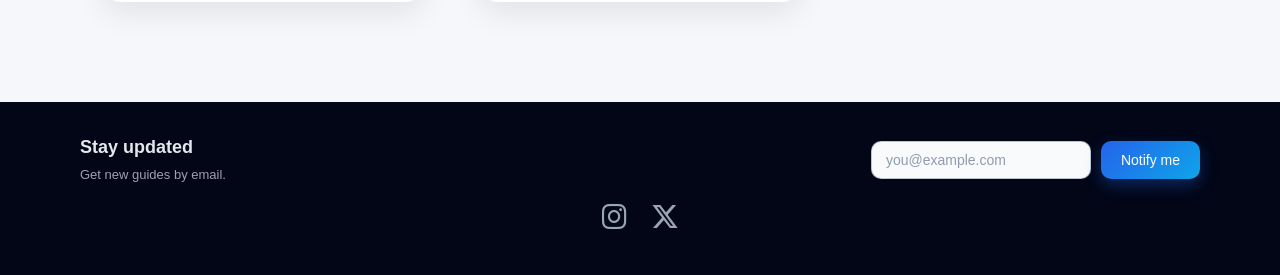
<file: protein.html>
<!DOCTYPE html>
<html lang="en">
<head>
  <meta charset="UTF-8" />
  <meta name="viewport" content="width=device-width, initial-scale=1.0"/>
  <title>Protein Powder Guide – How to Choose the Right Protein | SuppGuide</title>
<meta name="description" content="Learn how to choose the right protein powder based on your goals, diet and budget. Whey, plant-based, and what actually matters." />

  <link rel="stylesheet" href="styles.css"/>
<!-- Open Graph / Social Preview -->
<meta property="og:type" content="website">
<meta property="og:site_name" content="SuppGuide">
<meta property="og:title" content="SuppGuide – Smart Supplement Guide">
<meta property="og:description" content="Evidence-based supplement guides. Simple, honest explanations without hype.">
<meta property="og:image" content="https://yourwebsite.com/preview.png">
<meta property="og:url" content="https://yourwebsite.com">
<link rel="icon" type="image/png" href="logo.png">

</head>

<body>
  <!-- HEADER (aynı yapı) -->
  <header class="site-header">
    <div class="container header-inner">
      <a href="index.html" class="logo">
        <img src="logo.png" class="logo-image" alt="SuppGuide logo"/>
        <div class="logo-text">
          <span class="logo-title">SuppGuide</span>
          <span class="logo-subtitle">SMART SUPPLEMENT GUIDE</span>
        </div>
      </a>

    <nav class="main-nav">
  <a href="index.html" class="nav-link">Home</a>
  <a href="beginner.html" class="nav-link">Beginner</a>
  <a href="protein.html" class="nav-link nav-link--active">Protein</a>
  <a href="creatine.html" class="nav-link">Creatine</a>
  <a href="health-basics.html" class="nav-link">Health basics</a>
<a href="goal-quiz.html" class="nav-link nav-link--pill">Goal quiz (soon)</a>
</nav>


<div class="header-search">
  <input
    type="search"
    class="search-input"
    placeholder="Search supplements…"
    aria-label="Search supplements"
    autocomplete="off"
  />
  <div class="search-suggestions"></div>
</div>

    </div>
<link rel="stylesheet" href="https://cdnjs.cloudflare.com/ajax/libs/font-awesome/6.5.1/css/all.min.css">
  
</header>
<section class="hero hero--protein">
      <div class="container hero-inner">
        <div class="hero-content">
          <p class="eyebrow">PROTEIN GUIDE</p>
          <h1 class="hero-title">
            Find the right protein powder<br/>
            for your body &amp; budget.
          </h1>
          <p class="hero-subtitle">
            Protein supplements are popular — and often misleading.
            We explain what actually matters so you don’t waste money.
          </p>

          <div class="hero-tags">
            <span class="tag">Beginner friendly</span>
            <span class="tag tag--soft">Evidence based</span>
            <span class="tag tag--soft">No fake promises</span>
          </div>
        </div>

        <!-- RIGHT INFO CARD -->
        <aside class="info-panel">
          <h3 class="info-title">How we rate protein</h3>
          <ul class="info-list">
            <li>Protein per serving (real, not label tricks)</li>
            <li>Ingredient quality & transparency</li>
            <li>Digestibility & stomach comfort</li>
            <li>Price / performance ratio</li>
          </ul>
        </aside>
      </div>
    </section>

    <!-- WHAT PROTEIN DOES -->
    <section class="content">
      <div class="container">
        <h2 class="section-title">What protein does — and what it doesn’t</h2>

        <div class="card-grid">
          <div class="info-card">
            <h3>Supports muscle growth</h3>
            <p>
              Protein provides essential amino acids needed to repair and build
              muscle when combined with resistance training.
            </p>
          </div>

          <div class="info-card">
            <h3>Helps hit daily intake</h3>
            <p>
              Shakes are a convenience tool — not magic.
              Useful when food protein intake falls short.
            </p>
          </div>

          <div class="info-card">
            <h3>Does NOT replace food</h3>
            <p>
              No powder beats whole foods.
              Protein supplements should complement a proper diet.
            </p>
          </div>
        </div>
      </div>
    </section>
<section class="content">
  <div class="container">
    <h2 class="section-title">How to use protein properly</h2>

    <div class="dark-card-grid">
      <div class="dark-card">
        <h3>Daily intake</h3>
        <ul>
          <li>1.6–2.2 g per kg bodyweight</li>
          <li>Split across meals</li>
          <li>Consistency matters most</li>
        </ul>
      </div>

      <div class="dark-card">
        <h3>Timing</h3>
        <ul>
          <li>Any time of day works</li>
          <li>Post-workout is convenient</li>
          <li>Not time-sensitive</li>
        </ul>
      </div>

      <div class="dark-card">
        <h3>Best type</h3>
        <ul>
          <li>Whey concentrate or isolate</li>
          <li>Check protein per serving</li>
          <li>Avoid sugar-heavy blends</li>
        </ul>
      </div>
    </div>
  </div>
</section>

    <!-- SHORT LIST -->
<section class="available-products">
  <h2 class="products-title">Available products</h2>

  <div class="products-center">

    <!-- PRODUCT 1 -->
    <div class="product-box">
      <span class="badge">SuppGuide Approved ✓</span>

      <img src="proteinn.png" alt="Whey Protein" class="product-img">

      <h3>Whey Protein (500 g)</h3>
      <p>Muscle gain & recovery support.</p>

      <strong>Price: 1,450 den (cash)</strong>

      <a href="https://www.instagram.com/suppguidehq/" target="_blank" class="order-btn">
        Order via Instagram DM
      </a>
    </div>

    <!-- PRODUCT 2 -->
    <div class="product-box">
      <span class="badge">SuppGuide Approved ✓</span>

      <img src="proteinn1+1.png" alt="Whey Protein Bundle" class="product-img">

      <h3>Whey Protein 1+1 Bundle</h3>
      <p>Best value for long-term use.</p>

      <strong>Price: 2,000 den (cash)</strong>

      <a href="https://www.instagram.com/suppguidehq/" target="_blank" class="order-btn">
        Order via Instagram DM
      </a>
    </div>

  </div>
</section>

<!-- FOOTER -->
   <footer class="site-footer">
    <div class="container footer-inner">
      <div>
        <h2 class="footer-title">Stay updated</h2>
        <p class="footer-subtitle">Get new guides by email.</p>
      </div>

      <form class="footer-form">
        <input type="email" required class="footer-input" placeholder="you@example.com" />
        <button type="submit" class="btn btn-primary footer-btn">Notify me</button>
      </form>
    </div>

<div class="container footer-bottom">

 <div class="footer-social">
  <a href="https://www.instagram.com/suppguidehq" target="_blank" aria-label="Instagram">
    <i class="fa-brands fa-instagram"></i>
  </a>

  <a href="https://x.com/suppguidehq" target="_blank" aria-label="X">
    <i class="fa-brands fa-x-twitter"></i>
  </a>
</div>

   
 </div>
  </footer>
<script src="search.js"></script>

</body>
</html>
</file>
<file: styles.css>
/* ====== RESET ====== */
*,
*::before,
*::after {
  box-sizing: border-box;
}

html,
body {
  margin: 0;
  padding: 0;
}

body {
  font-family: 'Inter', sans-serif;
  background-color: #f5f7fb;
  color: #111827;
  line-height: 1.5;
}

/* NAV HIZALAMA FIX */
.main-nav a {
  display: inline-flex;
  align-items: center;
}

/* Container */
.container {
  width: min(1120px, 100% - 48px);
  margin-inline: auto;
}

/* ===== HEADER ===== */
.site-header {
  background: rgba(15, 23, 42, 0.95);
  backdrop-filter: blur(6px);
  -webkit-backdrop-filter: blur(6px);
  padding: 10px 0;
  border-bottom: 1px solid rgba(255, 255, 255, 0.08);
  position: sticky;
  top: 0;
  z-index: 999;
  transition: padding 0.2s ease, background-color 0.2s ease,
    box-shadow 0.2s ease;
}

.site-header.is-scrolled {
  padding: 6px 0;
  background: rgba(10, 15, 30, 0.85);
  box-shadow: 0 10px 30px rgba(0, 0, 0, 0.35);
}

/* header içi flex – ESKİ DÜZEN GERİ */
.header-inner {
  display: flex;
  align-items: center;
  gap: 24px;
  padding-block: 10px;
}

/* Logo */
.logo {
  display: flex;
  align-items: center;
  gap: 10px;
  text-decoration: none;
  color: inherit;
  margin-right: 16px;
}

.logo-image {
  height: 32px;
  width: auto;
}

/* Logo text */
.logo-text {
  display: flex;
  flex-direction: column;
}

.logo-title {
  font-weight: 700;
  font-size: 16px;
  letter-spacing: 0.04em;
}

.logo-subtitle {
  font-size: 11px;
  letter-spacing: 0.22em;
  text-transform: uppercase;
  color: #6b7280;
}

/* Navigation */
.main-nav {
  display: flex;
  align-items: center;
  flex: 1;
  gap: 18px;
  font-size: 14px;
}

.nav-link {
  text-decoration: none;
  color: #4b5563;
  position: relative;
  padding-block: 4px;
  transition: color 0.15s ease;
}

.nav-link:hover {
  color: #111827;
}

.nav-link--active {
  color: #111827;
  font-weight: 600;
}

.nav-link--active::after {
  content: "";
  position: absolute;
  left: 0;
  bottom: -4px;
  width: 100%;
  height: 2px;
  border-radius: 999px;
  background: linear-gradient(90deg, #2563eb, #0ea5e9);
}

.nav-link--pill {
  padding: 6px 16px;
  border-radius: 999px;
  background: #020617;
  color: #e5e7eb;
  box-shadow: 0 0 0 1px rgba(148, 163, 184, 0.4),
    0 10px 30px rgba(15, 23, 42, 0.35);
}

/* Search */
.header-search {
  margin-left: auto;
}

.search-input {
  border: 1px solid rgba(148, 163, 184, 0.65);
  border-radius: 999px;
  padding: 8px 14px;
  font-size: 14px;
  outline: none;
  min-width: 220px;
  background-color: #f9fafb;
  color: #ffffff;
  caret-color: #ffffff;
}

.search-input::placeholder {
  color: rgba(255, 255, 255, 0.65);
}

.search-input:focus {
  background: rgba(255, 255, 255, 0.16);
  border-color: #38bdf8;
}

/* ===== HERO ===== */
.hero {
  padding-block: 56px 40px;
}

.hero-inner {
  display: grid;
  grid-template-columns: minmax(0, 1.4fr) minmax(0, 1fr);
  gap: 40px;
  align-items: flex-start;
}

.hero-content {
  max-width: 620px;
}

.eyebrow {
  font-size: 12px;
  letter-spacing: 0.2em;
  text-transform: uppercase;
  color: #9ca3af;
  margin: 0 0 8px;
}

.hero-title {
  font-size: 40px;
  line-height: 1.05;
  margin: 0 0 16px;
}

.hero-subtitle {
  margin: 0 0 20px;
    color: #374151;
  font-size: 15px;
}

.hero-note {
  font-size: 11px;
  color: #6b7280;
  max-width: 520px;
}

/* Tags */
.hero-tags {
  display: flex;
  flex-wrap: wrap;
  gap: 8px;
  margin-bottom: 22px;
}

.tag {
  padding: 6px 12px;
  border-radius: 999px;
  font-size: 12px;
  background-color: #e0f2fe;
  color: #0369a1;
  border: 1px solid rgba(59, 130, 246, 0.18);
}

.tag--soft {
  background-color: #f3f4ff;
  color: #4f46e5;
}

/* Buttons & links */

.btn {
  display: inline-flex;
  align-items: center;
  justify-content: center;
  border-radius: 999px;
  padding: 9px 18px;
  font-size: 14px;
  font-weight: 500;
  border: none;
  cursor: pointer;
  text-decoration: none;
  white-space: nowrap;
  transition: all 0.25s ease;
}

.btn-primary {
  background: linear-gradient(135deg, #2563eb, #0ea5e9);
  color: #ffffff;
  box-shadow: 0 10px 25px rgba(37, 99, 235, 0.3);
}

.btn-primary:hover {
  transform: translateY(-2px);
  box-shadow: 0 12px 28px rgba(37, 99, 235, 0.4);
  filter: brightness(1.05);
}

.btn-outline {
  border: 1px solid rgba(37, 99, 235, 0.4);
  color: #1d4ed8;
  background-color: #eff6ff;
}

.btn-outline:hover {
  background-color: #e0ecff;
}

.text-link {
  font-size: 14px;
  text-decoration: none;
  color: #2563eb;
}

.text-link:hover {
  text-decoration: underline;
}

.hero-actions {
  display: flex;
  flex-wrap: wrap;
  align-items: center;
  gap: 12px;
  margin-bottom: 14px;
}

/* ====== GOALS PANEL (homepage) ====== */

.goals-panel {
  background: #020617;
  color: #e5e7eb;
  border-radius: 26px;
  padding: 20px 22px 22px;
  box-shadow: 0 25px 60px rgba(15, 23, 42, 0.55);
}

.goals-title {
  font-size: 13px;
  letter-spacing: 0.22em;
  text-transform: uppercase;
  color: #9ca3af;
  margin: 0 0 12px;
}

.goals-grid {
  display: grid;
  grid-template-columns: repeat(2, minmax(0, 1fr));
  gap: 12px;
}

.goal-card {
  display: block;
  padding: 12px 14px;
  border-radius: 18px;
  background: radial-gradient(circle at top left, #111827, #020617);
  text-decoration: none;
  color: inherit;
  border: 1px solid rgba(148, 163, 184, 0.18);
  transition: transform 0.12s ease, box-shadow 0.12s ease,
    border-color 0.12s ease;
}

.goal-card:hover {
  transform: translateY(-1px);
  border-color: rgba(129, 140, 248, 0.7);
  box-shadow: 0 12px 30px rgba(15, 23, 42, 0.6);
}

.goal-card--muted {
  opacity: 0.95;
}

.goal-label {
  font-size: 10px;
  letter-spacing: 0.18em;
  text-transform: uppercase;
  color: #6b7280;
  margin: 0 0 3px;
}

.goal-title {
  font-size: 14px;
  margin: 0 0 4px;
  color: #f9fafb;
}

.goal-text {
  font-size: 12px;
  margin: 0;
  color: #d1d5db;
}

/* ===== GENERIC CONTENT SECTIONS ===== */
.content {
  padding-block: 32px 40px;
}

.section-title {
  font-size: 20px;
  margin: 0 0 16px;
}

/* ===== PROGRAMS ===== */
.programs {
  padding-block: 36px 60px;
}

.program-grid {
  display: grid;
  grid-template-columns: repeat(3, minmax(0, 1fr));
  gap: 18px;
}

.program-card {
  background-color: #e0fbff;
  background-image: linear-gradient(
    135deg,
    rgba(14, 165, 233, 0.16),
    rgba(219, 234, 254, 0.9)
  );
  border-radius: 22px;
  padding: 18px 18px 16px;
  text-decoration: none;
  color: #0f172a;
  border: 1px solid rgba(59, 130, 246, 0.35);
  display: flex;
  flex-direction: column;
  gap: 8px;
  box-shadow: 0 18px 40px rgba(15, 23, 42, 0.08);
  transition: transform 0.12s ease, box-shadow 0.12s ease;
}

.program-card:hover {
  transform: translateY(-2px);
  box-shadow: 0 20px 45px rgba(15, 23, 42, 0.12);
}

.program-level {
  font-size: 11px;
  letter-spacing: 0.16em;
  text-transform: uppercase;
  color: #0ea5e9;
  margin: 0;
}

.program-title {
  font-size: 16px;
  margin: 0;
}

.program-text {
  font-size: 13px;
  margin: 0 0 8px;
  color: #1f2933;
  flex: 1;
}

/* ===== FOOTER ===== */
.site-footer {
  background-color: #020617;
  color: #e5e7eb;
  padding: 32px 0 20px;
  margin-top: 40px;
}

.footer-inner {
  display: flex;
  flex-wrap: wrap;
  align-items: center;
  justify-content: space-between;
  gap: 20px;
}

.footer-title {
  font-size: 18px;
  margin: 0 0 4px;
}

.footer-subtitle {
  margin: 0;
  font-size: 13px;
  color: #9ca3af;
}

.footer-form {
  display: flex;
  flex-wrap: wrap;
  gap: 10px;
}

.footer-input {
  min-width: 220px;
  padding: 9px 14px;
  border-radius: 999px;
  border: 1px solid rgba(148, 163, 184, 0.8);
  background-color: #020617;
  color: #e5e7eb;
  font-size: 14px;
}

.footer-input::placeholder {
  color: #6b7280;
}

.footer-input:focus {
  outline: none;
  border-color: #38bdf8;
  box-shadow: 0 0 0 1px rgba(56, 189, 248, 0.6);
}

.footer-btn {
  padding-inline: 18px;
}

.footer-bottom {
  margin-top: 12px;
  font-size: 11px;
  color: #6b7280;
}

/* PAGE HERO BACKGROUNDS */
.hero--protein,
.hero--creatine,
.hero--beginner {
  background: radial-gradient(circle at top, #eef2ff, #f8fafc);
}

/* Info panel */
.info-panel {
  background: #020617;
  color: #e5e7eb;
  border-radius: 24px;
  padding: 22px;
  box-shadow: 0 30px 70px rgba(15, 23, 42, 0.55);
}
.info-panel {
  margin-top: 8px;
  border: 1px solid rgba(255,255,255,0.08);
}

.info-title {
  font-size: 13px;
  letter-spacing: 0.2em;
  text-transform: uppercase;
  margin-bottom: 12px;
  color: #9ca3af;
}

.info-list {
  list-style: none;
  padding: 0;
  margin: 0;
}

.info-list li {
  font-size: 13px;
  padding-left: 14px;
  position: relative;
  margin-bottom: 8px;
}

.info-list li::before {
  content: "•";
  position: absolute;
  left: 0;
  color: #38bdf8;
}

/* Cards */
.card-grid {
  display: grid;
  grid-template-columns: repeat(3, minmax(0, 1fr));
  gap: 18px;
}

.info-card {
  background: #ffffff;
  border-radius: 22px;
  padding: 20px;
  box-shadow: 0 18px 40px rgba(15, 23, 42, 0.08);
  transition: all 0.25s ease;
}

.info-card:hover {
  transform: translateY(-4px);
  box-shadow: 0 24px 60px rgba(15, 23, 42, 0.14);
}

/* Dark card grid */
.dark-card-grid {
  display: grid;
  grid-template-columns: repeat(3, 1fr);
  gap: 18px;
}

.dark-card {
  background: #020617;
  color: #e5e7eb;
  border-radius: 22px;
  padding: 20px;
  box-shadow: 0 20px 45px rgba(15, 23, 42, 0.6);
}

/* ===== FAQ (beginner) ===== */
.faq details {
  background: #ffffff;
  border-radius: 16px;
  padding: 16px 18px;
  margin-bottom: 14px;
  box-shadow: 0 12px 30px rgba(15, 23, 42, 0.08);
}

.faq summary {
  cursor: pointer;
  font-weight: 600;
  font-size: 15px;
  list-style: none;
}

.faq summary::-webkit-details-marker {
  display: none;
}

.faq summary::after {
  content: "+";
  float: right;
  font-size: 20px;
  line-height: 1;
  transition: transform 0.2s ease;
}

/* BUG FİX: doğru selector */
.faq details[open] summary::after {
  transform: rotate(45deg);
}

.faq p {
  margin-top: 10px;
  font-size: 14px;
  color: #4b5563;
}

/* ===== NEXT STEPS ===== */
.next-steps .card-grid {
  grid-template-columns: repeat(2, minmax(0, 1fr));
}

.next-card {
  background: linear-gradient(180deg, #ffffff 0%, #f8fafc 100%);
  border-radius: 20px;
  padding: 22px 24px;
  text-decoration: none;
  color: #0f172a;
  box-shadow:
    0 10px 24px rgba(15, 23, 42, 0.07),
    0 2px 6px rgba(15, 23, 42, 0.05);
  transition: all 0.25s ease;
}

.next-card:hover {
  transform: translateY(-4px);
  box-shadow:
    0 22px 48px rgba(15, 23, 42, 0.16),
    0 6px 12px rgba(15, 23, 42, 0.1);
}

.next-icon {
  font-size: 26px;
  margin-bottom: 8px;
}

/* ===== RELATED GUIDES ===== */
.related-block {
  padding-block: 32px 48px;
}

.related-grid {
  display: grid;
  grid-template-columns: repeat(2, minmax(0, 1fr));
  gap: 22px;
}

.related-card {
  background: linear-gradient(180deg, #ffffff 0%, #f8fafc 100%);
  border-radius: 20px;
  padding: 24px 26px;
  text-decoration: none;
  color: #0f172a;
  box-shadow:
    0 10px 24px rgba(15, 23, 42, 0.07),
    0 2px 6px rgba(15, 23, 42, 0.05);
  transition: all 0.25s ease;
}

.related-card:hover {
  transform: translateY(-4px);
  box-shadow:
    0 22px 48px rgba(15, 23, 42, 0.16),
    0 6px 12px rgba(15, 23, 42, 0.1);
}

.related-icon {
  font-size: 28px;
  margin-bottom: 10px;
}

.related-title {
  font-size: 17px;
  font-weight: 700;
  margin-bottom: 6px;
}

.related-text {
  font-size: 14px;
  line-height: 1.6;
  color: #334155;
  margin: 0;
}

/* ===== RESPONSIVE ===== */
@media (max-width: 960px) {
  .hero-inner {
    grid-template-columns: 1fr;
  }

  .goals-panel {
    order: -1;
  }

  .header-inner {
    flex-wrap: wrap;
    gap: 14px;
  }

  .main-nav {
    flex-wrap: wrap;
  }

  .header-search {
    width: 100%;
  }

  .search-input {
    width: 100%;
  }

  .program-grid {
    grid-template-columns: 1fr;
  }

  .card-grid,
  .dark-card-grid,
  .related-grid,
  .next-steps .card-grid {
    grid-template-columns: 1fr;
  }
}

@media (max-width: 640px) {
  .hero-title {
    font-size: 32px;
  }

.section-title {
  font-size: 20px;
  margin: 32px 0 18px;
  font-weight: 600;
}

}

/* small util */
.info-card--wide {
  display: flex;
  gap: 16px;
  align-items: flex-start;
}

.info-icon {
  font-size: 24px;
  line-height: 1;
}
.new-here {
    max-width: 900px;
    margin: 0 auto;
}
.new-here {
    max-width: 1100px;
    margin: 80px auto;
    padding: 20px;
}
/* Fix NEW HERE layout ONLY on health-basics page */
.health-basics-page .new-here-section {
    text-align: center !important;
    margin-top: 40px;
}

.health-basics-page .new-here-section p,
.health-basics-page .new-here-section a {
    display: inline-block !important;
}

.health-basics-page .new-here-section-arrow {
    display: block !important;
    margin-top: 10px;
    text-align: center !important;
}
.guide-card {
    background: #fff;
    padding: 25px;
    border-radius: 20px;
    width: 350px;
    box-shadow: 0 10px 30px rgba(0,0,0,0.08);
    margin: 40px auto;
}

.guide-icon {
    font-size: 28px;
    margin-bottom: 10px;
}

.guide-title {
    font-size: 24px;
    margin-bottom: 10px;
    font-weight: 700;
}

.guide-link {
    font-size: 18px;
    color: #5a2cdd;
    font-weight: 600;
    text-decoration: none;
}

.guide-text {
    margin-top: 10px;
    color: #444;
}

.guide-arrow {
    display: inline-block;
    margin-top: 10px;
    color: #5a2cdd;
    font-size: 20px;
    text-decoration: none;
}
/* ============================
   RESPONSIVE FIXES (MOBILE)
   ============================ */

@media (max-width: 960px) {

  /* Header mobile fix */
  .header-inner {
    flex-wrap: wrap;
    gap: 12px;
  }

  .main-nav {
    flex-wrap: wrap;
    justify-content: flex-start;
  }

  .search-input {
    width: 100%;
  }

  /* Info panel mobile fix */
  .info-panel {
    width: 100%;
    margin-top: 16px;
  }

  /* Grid fix (cards, dark-cards, related guides) */
  .card-grid,
  .dark-card-grid,
  .related-grid,
  .next-steps .card-grid {
    grid-template-columns: 1fr !important;
  }

  /* Programs grid */
  .program-grid {
    grid-template-columns: 1fr;
  }
}

@media (max-width: 640px) {
  .hero-title {
    font-size: 32px;
  }

  .section-title {
    font-size: 18px;
  }
}
/* ===== UNIFIED GRID SYSTEM (PROFESSIONAL FIX) ===== */

@media (max-width: 960px) {
  .card-grid,
  .dark-card-grid,
  .related-grid,
  .next-steps .card-grid,
  .program-grid {
    grid-template-columns: 1fr !important;
    gap: 20px;
  }
}
/* ===== GLOBAL CARD SHADOW UPGRADE ===== */

.info-card,
.dark-card,
.related-card,
.program-card,
.next-card,
.guide-card {
  box-shadow: 0 8px 24px rgba(0, 0, 0, 0.08) !important;
  transition: transform 0.2s ease, box-shadow 0.2s ease;
}

.info-card:hover,
.dark-card:hover,
.related-card:hover,
.program-card:hover,
.next-card:hover,
.guide-card:hover {
  transform: translateY(-4px);
  box-shadow: 0 16px 40px rgba(0, 0, 0, 0.12) !important;
}
/* ===== GLOBAL BUTTON UPGRADE ===== */

.btn {
  border-radius: 999px;
  font-weight: 500;
  padding: 10px 20px;
  transition: all 0.25s ease;
}

.btn-primary {
  background: linear-gradient(135deg, #2563eb, #0ea5e9);
  color: #ffffff;
  box-shadow: 0 6px 16px rgba(37, 99, 235, 0.35);
}

.btn-primary:hover {
  transform: translateY(-2px);
  box-shadow: 0 10px 28px rgba(37, 99, 235, 0.45);
  filter: brightness(1.07);
}

.btn-outline {
  border: 1px solid rgba(37, 99, 235, 0.45);
  background: #eff6ff;
  color: #1d4ed8;
}

.btn-outline:hover {
  background: #e0ecff;
  transform: translateY(-2px);
}
/* ===== GLOBAL INPUT UPGRADE ===== */

input[type="text"],
input[type="email"],
input[type="search"],
input[type="password"] {
  padding: 10px 14px;
  border-radius: 10px;
  border: 1px solid rgba(148, 163, 184, 0.6);
  background: #f8fafc;
  font-size: 14px;
  transition: all 0.2s ease;
  color: #0f172a;
}

input[type="text"]::placeholder,
input[type="email"]::placeholder,
input[type="search"]::placeholder,
input[type="password"]::placeholder {
  color: rgba(100, 116, 139, 0.7);
}

input[type="text"]:focus,
input[type="email"]:focus,
input[type="search"]:focus,
input[type="password"]:focus {
  outline: none;
  border-color: #38bdf8;
  box-shadow: 0 0 0 2px rgba(56, 189, 248, 0.3);
  background: #ffffff;
}
/* ===== GLOBAL RADIUS SYSTEM ===== */

.card-grid > * ,
.dark-card-grid > * ,
.related-grid > * ,
.program-card,
.info-card,
.dark-card,
.related-card,
.next-card,
.guide-card {
  border-radius: 20px !important;
}

input,
.btn,
.search-input,
.footer-input {
  border-radius: 10px !important;
}

.hero,
.info-panel,
.goals-panel {
  border-radius: 24px;
}
/* ===== MODERN SCROLLBAR ===== */
::-webkit-scrollbar {
  width: 10px;
}

::-webkit-scrollbar-track {
  background: #f1f5f9;
}

::-webkit-scrollbar-thumb {
  background: #cbd5e1;
  border-radius: 999px;
}

::-webkit-scrollbar-thumb:hover {
  background: #94a3b8;
}
/* ===== GLOBAL LINK HOVER EFFECT ===== */

a {
  text-decoration: none;
  color: inherit;
  position: relative;
  transition: color 0.25s ease;
}

a:hover {
  color: #2563eb;
}

a::after {
  content: "";
  position: absolute;
  left: 0;
  bottom: -3px;
  width: 0%;
  height: 2px;
  background: #2563eb;
  transition: width 0.25s ease;
  border-radius: 999px;
}

a:hover::after {
  width: 100%;
}
@media (max-width: 960px) {
  .hero-inner {
    grid-template-columns: 1fr !important;
  }
}
@media (max-width: 960px) {
  .info-panel {
    width: 100% !important;
    margin-top: 20px !important;
  }
}
@media (max-width: 960px) {
  .guide-card {
    width: 100% !important;
    max-width: 350px;
  }
}
@media (max-width: 960px) {
  .hero-inner { grid-template-columns: 1fr !important; }
  .info-panel { width: 100% !important; margin-top: 20px !important; }
  .guide-card { width: 100% !important; max-width: 350px; }
}
@media (max-width: 960px) {
  .health-basics-page .hero-inner {
    grid-template-columns: 1fr !important;
    padding: 0 16px !important;
  }
}
@media (max-width: 960px) {
  .health-basics-page .info-panel {
    margin-top: 20px !important;
    width: 100% !important;
    max-width: 100% !important;
  }
}
@media (max-width: 960px) {
  .hero {
    padding: 24px 0 !important;
  }
}
@media (max-width: 960px) {

  .health-basics-page .hero-inner {
    display: block !important;
    padding: 0 16px !important;
  }

  .health-basics-page .info-panel {
    width: 100% !important;
    margin-top: 20px !important;
  }

  .health-basics-page .hero {
    padding: 24px 0 !important;
  }

}
/* HEALTH BASICS MOBILE FIX - FINAL VERSION */
@media (max-width: 960px) {

  /* 1) Hero yan yana durmasın, alta insin */
  .hero-inner {
    display: block !important;
  }

  /* 2) Info panel alta geçsin */
  .info-panel {
    width: 100% !important;
    margin-top: 20px !important;
  }

  /* 3) Hero üstte boşluk bırakmasın */
  .hero {
    padding-top: 0 !important;
    margin-top: 0 !important;
  }
}

.health-basics-page .hero {
  background: radial-gradient(circle at top, #eef2ff, #f8fafc) !important;
}
.health-basics-page .header-search {
  margin-top: 0 !important;
  padding-top: 0 !important;
}

.health-basics-page .search-input {
  margin-top: 0 !important;
  padding-top: 8px !important;
}
.site-header {
  z-index: 9999 !important;
}
.health-basics-page .hero {
    padding-top: 0 !important;
    margin-top: 0 !important;
}

.health-basics-page main {
    margin-top: 0 !important;
    padding-top: 0 !important;
}
.site-header {
    padding-top: env(safe-area-inset-top);
}
.health-basics-page .hero {
    padding-top: 20px !important;
}

@media (max-width: 768px) {
    .new-here {
        max-width: 100% !important;
        margin: 20px auto !important;
        padding: 16px !important;
    }
}
.health-basics-page .hero {
    margin-top: 0 !important;
    padding-top: 32px !important;
}
@media (max-width: 768px) {
    .new-here {
        max-width: 100% !important;
        width: 100% !important;
        margin: 20px auto !important;
        padding: 16px !important;
        display: block !important;
    }
}
.health-basics-page {
    overflow-x: hidden !important;
}
/* styles.css dosyasının SONUNA ekle */
.hero-inner {
  display: grid !important;
  grid-template-columns: minmax(0, 1.4fr) minmax(0, 1fr) !important;
  gap: 40px !important;
  align-items: flex-start !important;
}/* NAVBAR LINK IMPROVED VISUALS */
.main-nav .nav-link {
  color: #c7d1e0;           /* Daha canlı gri-mavi */
  font-weight: 500;
  letter-spacing: 0.2px;
  transition: color 0.25s ease, opacity 0.25s ease;
}

.main-nav .nav-link:hover {
  color: #ffffff;           /* Hover’da beyaz */
  opacity: 1;
}

/* Aktif link daha belirgin olsun */
.nav-link--active {
  color: #ffffff !important;
  font-weight: 600;
}

/* Alt çizgi daha parlak */
.nav-link--active::after {
  background: linear-gradient(90deg, #3b82f6, #60a5fa) !important;
  height: 3px !important;
}
/* NAVBAR PRO EFFECTS — 1 + 2 + 3 */

/* 1) Underline animation */
.main-nav a {
  position: relative;
  text-decoration: none;
  padding-bottom: 4px;
  transition: color 0.25s ease, transform 0.25s ease;
}

.main-nav a::after {
  content: "";
  position: absolute;
  left: 0;
  bottom: -2px;
  width: 0%;
  height: 2px;
  background: linear-gradient(90deg, #3b82f6, #60a5fa);
  border-radius: 2px;
  transition: width 0.25s ease;
}

.main-nav a:hover::after {
  width: 100%;
}

/* 2) Glow (Apple style) */
.main-nav a:hover {
  color: #ffffff;
  text-shadow: 0 0 8px rgba(96, 165, 250, 0.7);
}

/* 3) Smooth scale effect */
.main-nav a:hover {
  transform: scale(1.05);
}
/* PREMIUM COMING SOON BADGE */
.nav-link--pill {
  background: rgba(90, 140, 255, 0.08);
  border: 1px solid rgba(120, 160, 255, 0.25);
  padding: 6px 18px;
  border-radius: 20px;
  color: #dce4ff;
  cursor: not-allowed;
  pointer-events: none;
  font-weight: 500;
  transition: 0.25s ease-in-out;
  box-shadow: 0 0 8px rgba(120, 160, 255, 0.18);
}
/* ACTIVE MENU HIGHLIGHT */
.nav-link--active {
    color: #ffffff;
    font-weight: 600;
    border-bottom: 2px solid #2d8cff;
    padding-bottom: 4px;
    transition: 0.25s ease;
}
.product-sidebar {
  position: fixed;
  right: 20px;
  top: 120px;
  width: 260px;
  background: #fff;
  padding: 15px;
  border-radius: 16px;
  box-shadow: 0 4px 20px rgba(0,0,0,0.15);
  z-index: 9999;
}

.ps-title {
  font-size: 18px;
  font-weight: 700;
  margin-bottom: 12px;
  text-align: center;
  color: #0a1a2f;
}

.ps-item {
  display: flex;
  gap: 10px;
  margin-bottom: 15px;
  align-items: center;
}

.ps-item img {
  width: 65px;
  height: 65px;
  object-fit: contain;
}

.ps-info h4 {
  font-size: 15px;
  margin: 0 0 4px 0;
}

.ps-info p {
  font-size: 12px;
  opacity: 0.7;
  margin: 0 0 6px 0;
}

.ps-btn {
  display: inline-block;
  padding: 4px 10px;
  font-size: 12px;
  background: #0066ff;
  color: #fff;
  border-radius: 6px;
  text-decoration: none;
}

.ps-btn:hover {
  background: #004ccc;
}
body {
    overflow-x: hidden !important;
}
.pick-goal-card,
.goal-card,
.main-goal-container {
    max-width: 100%;
}
/* MINI BUTTON */
.sg-mini-button {
  position: fixed;
  bottom: 20px;
  right: 20px;
  background: #0d2a4e;
  color: white;
  padding: 12px 18px;
  border-radius: 30px;
  font-size: 14px;
  box-shadow: 0 4px 12px rgba(0,0,0,0.25);
  cursor: pointer;
  z-index: 9999;
}

/* PANEL ARKA PLAN */
.sg-panel {
  position: fixed;
  bottom: 0;
  left: 0;
  width: 100%;
  height: 0;
  overflow: hidden;
  background: rgba(0,0,0,0.5);
  backdrop-filter: blur(4px);
  transition: 0.3s;
  z-index: 9998;
}

/* PANEL İÇİ */
.sg-panel-inner {
  background: white;
  padding: 20px;
  border-radius: 20px 20px 0 0;
  max-height: 70vh;
  overflow-y: auto;
}

.sg-item {
  display: flex;
  gap: 12px;
  margin: 15px 0;
}

.sg-item img {
  width: 55px;
  height: 55px;
  object-fit: contain;
}

.sg-btn {
  background: #1e73ff;
  color: white;
  padding: 6px 12px;
  border-radius: 6px;
  font-size: 13px;
  text-decoration: none;
  display: inline-block;
  margin-top: 5px;
}

.product-image {
    width: 110px;
    height: auto;
    margin-right: 16px;
    border-radius: 10px;
    object-fit: cover;
}
@media (max-width: 600px) {
    .product-image {
        width: 90px;
    }
}
@media (max-width: 768px) {
    .sg-products {
        margin-top: 20px !important;
        padding: 10px;
        width: 100%;
    }

    .sg-item {
        display: flex;
        align-items: flex-start;
        gap: 12px;
        margin-bottom: 22px;
    }

    .product-image {
        width: 90px !important;
    }
}
@media (max-width: 768px) {

    /* Ürün panelini header'ın altından ayır */
    .sg-products {
        margin-top: 140px !important; /* İstersen 120-160 arası oynarız */
        position: relative !important;
        z-index: 1 !important;
    }

    /* Ürün kartlarını düzgün hizala */
    .sg-item {
        display: flex !important;
        align-items: flex-start !important;
        gap: 14px !important;
        padding: 10px 0;
    }

    /* Resim boyutunu mobilde büyüt */
    .product-image {
        width: 90px !important;
        height: auto !important;
    }
}
@media (max-width: 768px) {
    .mobile-spacer {
        height: 120px; /* header ne kadar yüksekse o kadar boşluk */
    }
}
@media (max-width: 768px) {
    .sg-products {
        margin-top: 240px !important; 
        position: relative !important;
        z-index: 1 !important;
    }

    .sg-item {
        display: flex !important;
        align-items: flex-start !important;
        gap: 18px !important;
        margin-bottom: 28px;
    }

    .product-image {
        width: 95px !important;
        height: auto !important;
    }
}
@media (max-width: 768px) {
    .header-spacer {
        height: 240px;
    }
}
/* SuppGuide floating button */
.sg-mini-button {
  position: fixed;
  bottom: 20px;
  right: 20px;
  background: #1e60ff;
  color: white;
  padding: 12px 18px;
  border-radius: 12px;
  font-size: 14px;
  cursor: pointer;
  box-shadow: 0 4px 12px rgba(0,0,0,0.2);
  z-index: 9999;
}

/* Panel */
.sg-panel {
  position: fixed;
  bottom: 0;
  left: 0;
  width: 100%;
  height: 0;
  overflow-y: auto;
  background: white;
  transition: height 0.35s ease;
  box-shadow: 0 -4px 14px rgba(0,0,0,0.25);
  z-index: 9998;
}

.sg-panel.active {
  height: 75%;
}

.sg-panel-inner {
  padding: 20px;
}

.sg-item {
  display: flex;
  align-items: center;
  margin-bottom: 22px;
}

.product-image {
  width: 85px;
  height: auto;
  margin-right: 16px;
  border-radius: 8px;
}

.sg-btn {
  display: inline-block;
  margin-top: 6px;
  background: #1e60ff;
  color: white;
  padding: 6px 14px;
  border-radius: 6px;
  font-size: 14px;
}
/* ===== CLEAN PROGRAM CARDS (EDITORIAL STYLE) ===== */
.program-card {
  background: #ffffff !important;
  border: 1px solid rgba(15, 23, 42, 0.08) !important;
  box-shadow: 0 8px 24px rgba(15, 23, 42, 0.08) !important;
}

.program-level {
  color: #64748b !important;
}

.program-text {
  color: #475569 !important;
}
/* ===== SOFT PRODUCT CARDS ===== */
.info-card {
  background: #ffffff;
  border: 1px solid rgba(15, 23, 42, 0.06);
}

.info-card h3 {
  color: #0f172a;
}

.info-card p {
  color: #475569;
}
/* Subtle section background for depth */
.content {
  background: #f8fafc;
}

.content:nth-of-type(even) {
  background: #ffffff;
}
html {
  scroll-behavior: smooth;
}
.footer-social {
  margin-bottom: 12px;
  display: flex;
  gap: 16px;
}

.footer-social a {
  color: #9aa4b2;
  font-size: 26px; /* 22–26 arası oynayabilirsin */
}


.footer-social a:hover {
  color: #ffffff;
}
.footer-social {
  display: flex;
  gap: 16px;
  margin-bottom: 12px;
}

.footer-social a {
  color: #9aa4b2;
  font-size: 26px; /* 22–26 arası oynayabilirsin */
}


.footer-social a:hover {
  color: #ffffff;
}

.nav-social {
  display: flex;
  gap: 14px;
  margin-left: 16px;
}

.nav-social a {
  font-size: 20px;
  color: #9aa4b2;
}

.nav-social a:hover {
  color: #ffffff;
}
@media (max-width: 768px) {
  .nav-social {
    margin-left: 8px;
    gap: 10px;
  }

  .nav-social a {
    font-size: 18px;
  }
}
.footer-social {
  margin-bottom: 16px;
  display: flex;
  justify-content: center;
  gap: 24px;
}

.footer-social a {
  font-size: 28px; /* burada büyüyor */
  color: #9aa4b2;
  transition: transform 0.2s ease, color 0.2s ease;
}

.footer-social a:hover {
  color: #ffffff;
  transform: scale(1.1);
}

.how-to-order .section-title {
  font-size: 34px;
  font-weight: 700;
  letter-spacing: -0.02em;
  color: #ffffff;
  margin-bottom: 10px;
}

.section-subtitle {
  font-size: 16px;
  color: #94a3b8;
  margin-bottom: 36px;
}

.order-steps {
  text-align: left;
  margin-bottom: 32px;
}

.order-steps div {
  font-size: 16.5px;
  line-height: 1.6;
  margin-bottom: 14px;
  color: #e5e7eb;
}

.order-steps strong {
  color: #3b82f6;
}

.order-note {
  margin-top: 22px;
  font-size: 14px;
  color: #94a3b8;
  letter-spacing: 0.01em;
}

/* başlıkları biraz küçült */
.order-card .section-title,
.faq-card .section-title {
  font-size: 28px;
}
.order-card,
.order-steps li {
  margin-bottom: 10px;
}

.order-note {
  margin-top: 16px;
  font-size: 14px;
  opacity: 0.8;
}

@media (max-width: 900px) {
  .how-faq-wrapper {
    grid-template-columns: 1fr;
  }
}
/* ===== HOW TO ORDER + FAQ (CLEAN, SIDE-BY-SIDE) ===== */
.how-faq-wrapper .order-card,
.how-faq-wrapper .faq-card{
  background: radial-gradient(circle at top left, #111827, #020617);
  color: #e5e7eb;
  border-radius: 22px;
  padding: 40px;
  border: 1px solid rgba(148,163,184,0.18);
  box-shadow: 0 25px 60px rgba(15, 23, 42, 0.55);
}

.how-faq-wrapper .section-title{
  margin: 0 0 8px;
  font-size: 24px;
  font-weight: 700;
  color: #ffffff;
}

.how-faq-wrapper .section-subtitle{
  margin: 0 0 18px;
  color: #94a3b8;
  font-size: 14px;
}

.how-faq-wrapper .order-steps{
  margin: 0 0 18px;
  padding-left: 18px;
  text-align: left;
}

.how-faq-wrapper .order-steps li{
  margin: 10px 0;
  line-height: 1.6;
}

.how-faq-wrapper strong{
  color: #60a5fa;
}

.how-faq-wrapper .btn{
  margin-top: 8px;
}

.how-faq-wrapper .order-note{
  margin: 14px 0 0;
  font-size: 13px;
  color: #94a3b8;
}

/* Mobile: alt alta */
@media (max-width: 900px){
  .how-faq-wrapper{ grid-template-columns: 1fr; }
}
/* HOW TO ORDER + FAQ WRAPPER */
.how-faq-wrapper {
  padding: 80px 0;
  background: linear-gradient(180deg, #f8fafc, #eef2f7);
}

.how-faq-grid {
  display: grid;
  grid-template-columns: 1fr 1fr;
  gap: 40px;
  align-items: stretch;
}

/* CARDS */
.order-card,
.faq-card {
  background: linear-gradient(180deg, #0b1220, #020617);
  border-radius: 20px;
  padding: 36px;
  color: #e5e7eb;
  box-shadow: 0 30px 80px rgba(2, 6, 23, 0.35);
}

/* TITLES */
.order-card .section-title,
.faq-card .section-title {
  color: #ffffff;
  font-size: 24px;
  margin-bottom: 8px;
}

.section-subtitle {
  color: #9ca3af;
  margin-bottom: 24px;
  font-size: 15px;
}

/* ORDER STEPS */
.order-steps {
  padding-left: 18px;
  margin-bottom: 24px;
}

.order-steps li {
  margin-bottom: 12px;
  line-height: 1.6;
}

/* ORDER NOTE */
.order-note {
  margin-top: 18px;
  font-size: 13px;
  color: #9ca3af;
}

/* FAQ */
.faq-item {
  margin-top: 16px;
}

.faq-item strong {
  display: block;
  color: #ffffff;
  margin-bottom: 6px;
}

.faq-item p {
  color: #cbd5f5;
  font-size: 14px;
}

/* MOBILE */
@media (max-width: 900px) {
  .how-faq-grid {
    grid-template-columns: 1fr;
  }
}
/* MOBILE FIX FOR INDEX HERO */
@media (max-width: 768px) {

  .hero-inner {
    display: flex;
    flex-direction: column;
  }

  .goals-panel {
    margin-top: 32px;
  }

}
/* ===============================
   INDEX HERO – FINAL MOBILE FIX
   =============================== */

@media (max-width: 768px) {

  /* Hero her zaman alt alta */
  .hero-inner {
    display: flex !important;
    flex-direction: column !important;
  }

  /* Goals panel alta düzgün insin */
  .goals-panel {
    width: 100% !important;
    margin-top: 32px !important;
  }

  /* Sağ-sol taşmayı kesin bitir */
  body {
    overflow-x: hidden !important;
  }
}
/* RECOMMENDED PRODUCTS – COLORED */
.recommended {
  padding: 64px 20px;
  background: linear-gradient(180deg, #f4f7fb 0%, #ffffff 100%);
  text-align: center;
}

.recommended h2 {
  font-size: 28px;
  margin-bottom: 8px;
  color: #0f172a;
}

.rec-sub {
  color: #475569;
  margin-bottom: 36px;
}

.rec-grid {
  display: grid;
  grid-template-columns: repeat(auto-fit, minmax(220px, 1fr));
  gap: 22px;
  max-width: 900px;
  margin: 0 auto;
}

.rec-card {
  background: #ffffff;
  border-radius: 16px;
  padding: 26px;
  text-decoration: none;
  color: #0f172a;
  box-shadow: 0 8px 24px rgba(15, 23, 42, 0.06);
  border-top: 4px solid #2563eb; /* SuppGuide blue */
  transition: transform .2s ease, box-shadow .2s ease;
}

.rec-card h3 {
  margin-bottom: 6px;
  color: #2563eb;
}

.rec-card p {
  color: #475569;
  font-size: 15px;
}
.rec-card {
  transition: transform 0.2s ease, box-shadow 0.2s ease;
}

.rec-card:hover {
  transform: translateY(-2px);
  box-shadow: 0 8px 20px rgba(0,0,0,0.08);
}
/* PRODUCT SECTION */
/* PRODUCT CARD */
.product-box {
  background: #ffffff;
  border-radius: 16px;
  padding: 20px;
  box-shadow: 0 10px 30px rgba(0,0,0,0.08);
  max-width: 420px;
}

.product-box h3 {
  margin-bottom: 8px;
  font-size: 18px;
}

.product-box p {
  margin-bottom: 12px;
  color: #475569;
}

.product-box strong {
  display: block;
  margin-bottom: 12px;
}

.product-box a {
  display: inline-block;
  padding: 10px 14px;
  background: #2563eb;
  color: #fff;
  border-radius: 10px;
  text-decoration: none;
  font-weight: 500;
}

.product-box a:hover {
  background: #1d4ed8;
}
/* PRODUCT CARD */
.product-box {
  position: relative;
  text-align: center;
}

/* PRODUCT IMAGE */
.product-img {
  width: 140px;
  margin: 0 auto 16px;
  display: block;
}
.product-box {
  margin: 0 auto;
  text-align: center;
  max-width: 320px;
}

.product-img {
  width: 140px;
  margin: 0 auto 12px;
  display: block;
}
/* PRODUCT FIX – CLEAN & CENTERED */
.product-box {
  position: relative;
  background: #ffffff;
  border-radius: 18px;
  padding: 24px;
  max-width: 320px;
  text-align: center;
  box-shadow: 0 12px 30px rgba(0,0,0,0.08);
}

.product-img {
  width: 140px;
  margin: 20px auto 12px;
  display: block;
}

 {
  position: .badgeabsolute;
  top: 12px;
  left: 12px;
  background: #2563eb;
  color: #fff;
  font-size: 12px;
  padding: 6px 10px;
  border-radius: 999px;
  font-weight: 500;
}

.product-box a {
  display: inline-block;
  margin-top: 12px;
  padding: 10px 16px;
  background: #2563eb;
  color: #fff;
  border-radius: 10px;
  font-weight: 500;
}
/* AVAILABLE PRODUCTS CENTER */
.products-title {
  text-align: center;
  margin-bottom: 32px;
}

/* PRODUCT CARD */
.product-box {
  position: relative;
  background: #fff;
  border-radius: 18px;
  padding: 28px 24px;
  width: 100%;
  max-width: 320px;
  text-align: center;
  box-shadow: 0 12px 30px rgba(0,0,0,0.08);
}

/* PRODUCT IMAGE */
.product-img {
  width: 140px;
  margin: 20px auto 16px;
  display: block;
}

/* BADGE */
.badge {
  position: absolute;
  top: 12px;
  left: 12px;
  background: #2563eb;
  color: #fff;
  font-size: 12px;
  padding: 6px 10px;
  border-radius: 999px;
}

/* ORDER BUTTON */
.order-btn {
  display: inline-block;
  margin-top: 14px;
  padding: 10px 16px;
  background: #2563eb;
  color: #fff;
  border-radius: 10px;
  font-weight: 500;
}
/* Reduce gap before Available products */
.what-protein-does {
  margin-bottom: 20px;
}

.product-box {
  background: #ffffff;
  border-radius: 18px;
  padding: 28px 24px;
  max-width: 320px;
  text-align: center;
  box-shadow: 0 12px 30px rgba(0,0,0,0.08);
}

/* FORCE REMOVE GAP BEFORE AVAILABLE PRODUCTS */

.what-protein-does {
  margin-bottom: 0 !important;
  padding-bottom: 0 !important;
}

.what-protein-does + section {
  margin-top: 0 !important;
  padding-top: 0 !important;
}
.products-title {
  text-align: center;
  margin-bottom: 24px;
}
/* === AVAILABLE PRODUCTS – FINAL CLEAN === */
.products-title {
  text-align: center;
  margin-bottom: 32px;
}

.product-wrapper {
  display: flex;
  justify-content: center;
}

.product-box {
  background: #ffffff;
  border-radius: 18px;
  padding: 28px 24px;
  max-width: 320px;
  text-align: center;
  box-shadow: 0 12px 30px rgba(0,0,0,0.08);
  position: relative;
}

.product-img {
  width: 140px;
  margin: 20px auto 16px;
  display: block;
}

.badge {
  position: absolute;
  top: 12px;
  left: 12px;
  background: #2563eb;
  color: #fff;
  font-size: 12px;
  padding: 6px 10px;
  border-radius: 999px;
}

.order-btn {
  display: inline-block;
  margin-top: 14px;
  padding: 10px 16px;
  background: #2563eb;
  color: #fff;
  border-radius: 10px;
  font-weight: 500;
}
.products-grid {
  display: flex;
  gap: 32px;
  justify-content: center;
  flex-wrap: wrap;
}
.products-grid {
  display: flex;
  gap: 32px;
  justify-content: center;
  flex-wrap: wrap;
}
.available-products {
  width: 100%;
  padding: 60px 0;
  text-align: center;
}

.products-title {
  margin-bottom: 32px;
}
.products-center {
  display: flex;
  justify-content: center;
  gap: 40px;
  flex-wrap: wrap;
  max-width: 900px;
  margin: 0 auto;
}
.product-box {
  width: 360px;
}
/* HEALTH BASICS – 3 PRODUCTS SAME ROW */
.available-products .products-center {
  display: grid;
  grid-template-columns: repeat(3, 1fr);
  gap: 32px;
  max-width: 1100px;
  margin: 0 auto;
}

/* Mobile uyum */
@media (max-width: 900px) {
  .available-products .products-center {
    grid-template-columns: repeat(2, 1fr);
  }
}

@media (max-width: 600px) {
  .available-products .products-center {
    grid-template-columns: 1fr;
  }
}
.product-box {
  display: flex;
  flex-direction: column;
}

.product-box a {
  margin-top: auto;
}
/* SEARCH SUGGESTIONS */
.search-suggestions {
  position: absolute;
  top: 100%;
  right: 0;
  width: 260px;
  background: #ffffff;
  border-radius: 12px;
  box-shadow: 0 12px 30px rgba(0,0,0,0.15);
  margin-top: 8px;
  overflow: hidden;
  display: none;
  z-index: 9999;
}

.search-suggestion {
  padding: 10px 14px;
  font-size: 14px;
  cursor: pointer;
  color: #0f172a;
  transition: background 0.2s;
}

.search-suggestion:hover {
  background: #f1f5f9;
}
.header-search {
  position: relative;
}
.header-search {
  position: relative;
}

.search-suggestions {
  position: absolute;
  top: 100%;
  right: 0;
  background: #fff;
  border-radius: 12px;
  box-shadow: 0 12px 30px rgba(0,0,0,0.15);
  margin-top: 8px;
  z-index: 9999;
  display: none;
}
/* MOBILE: header takip etmesin */
@media (max-width: 768px) {
  .site-header {
    position: static !important;
  }
}
</file>
